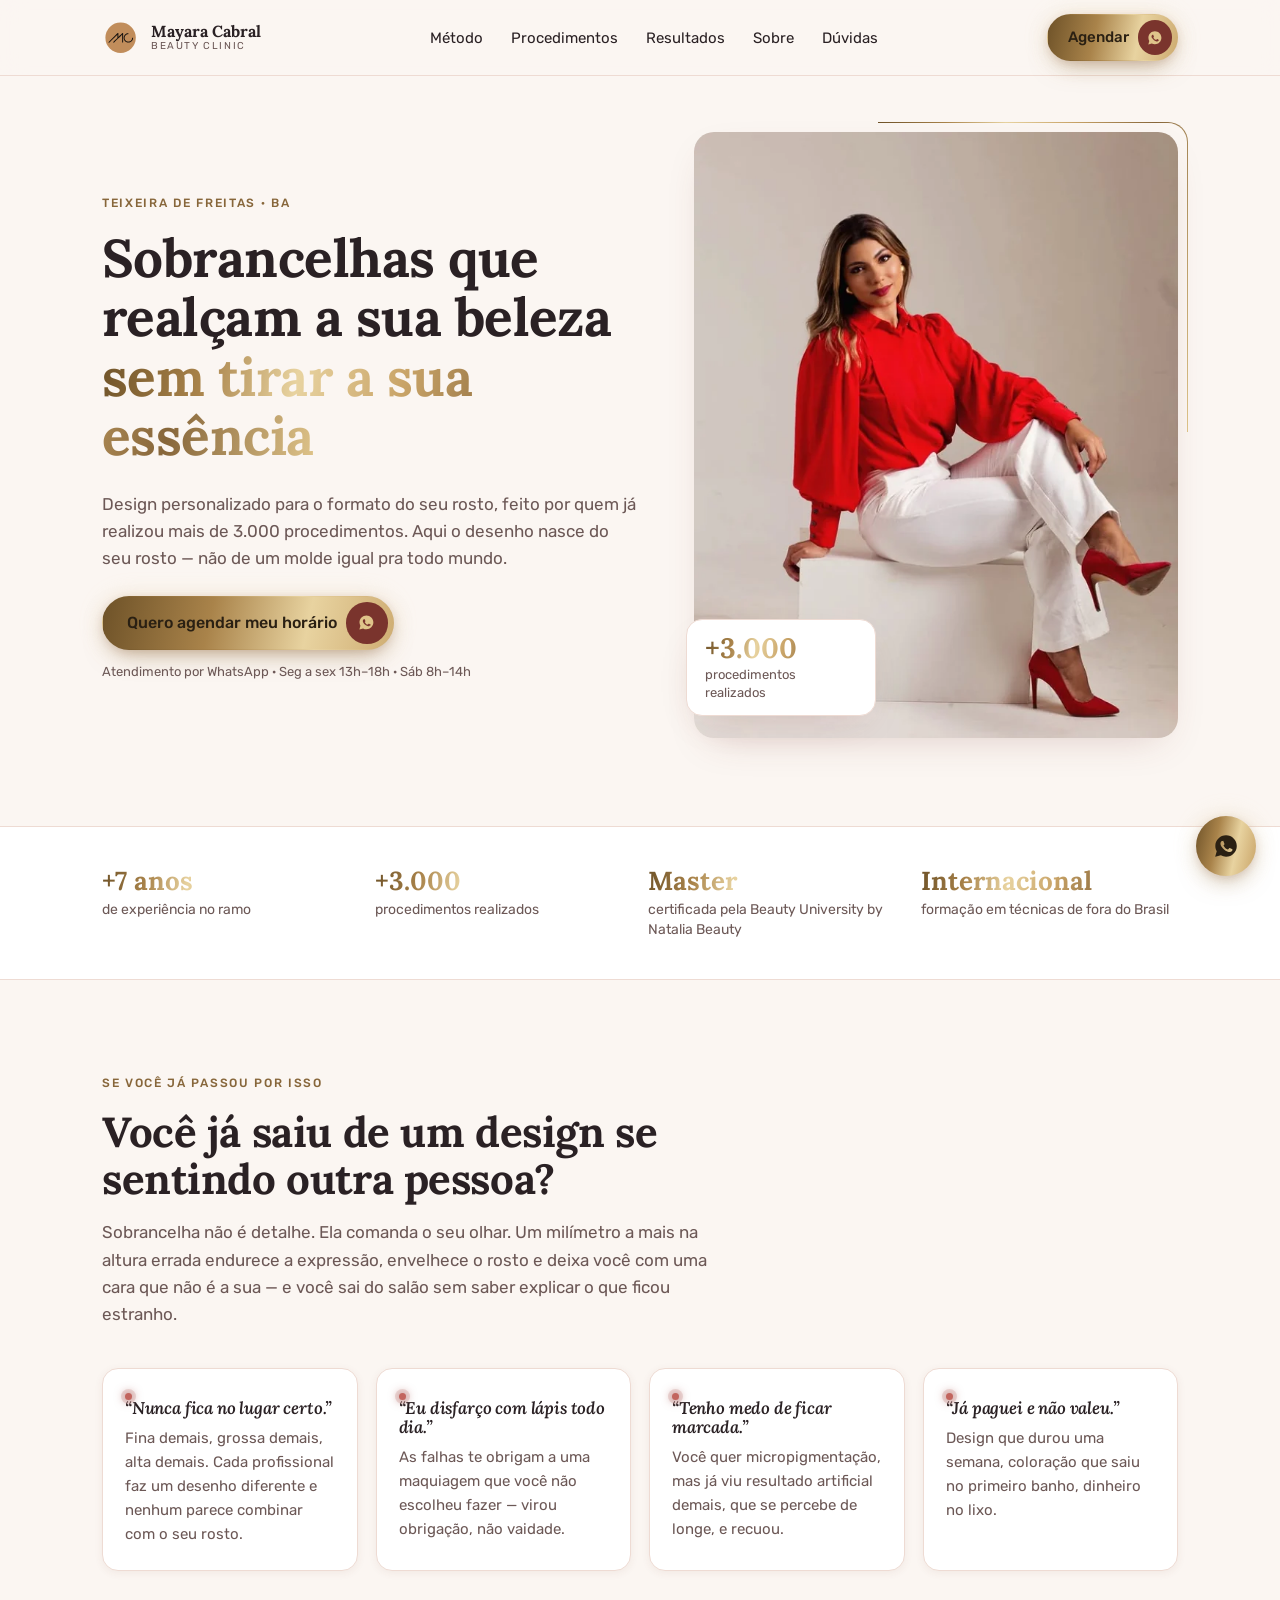
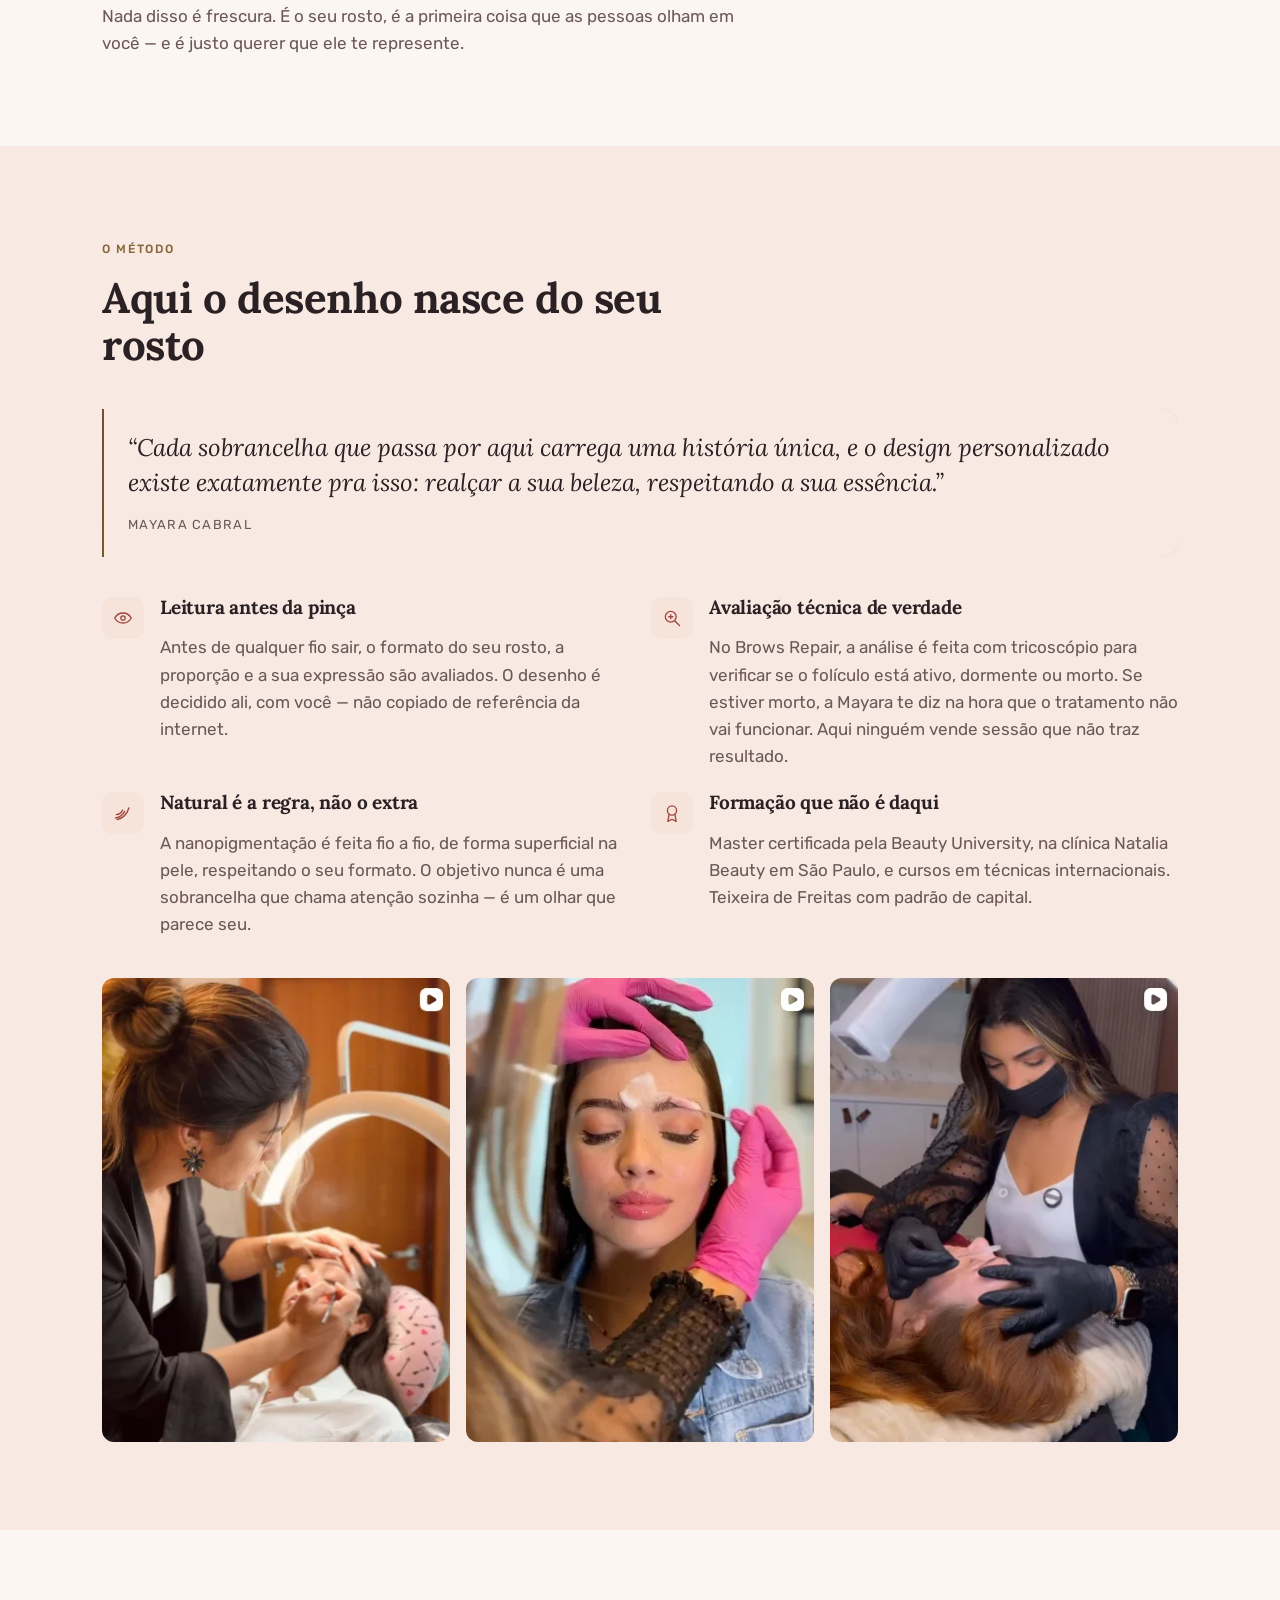
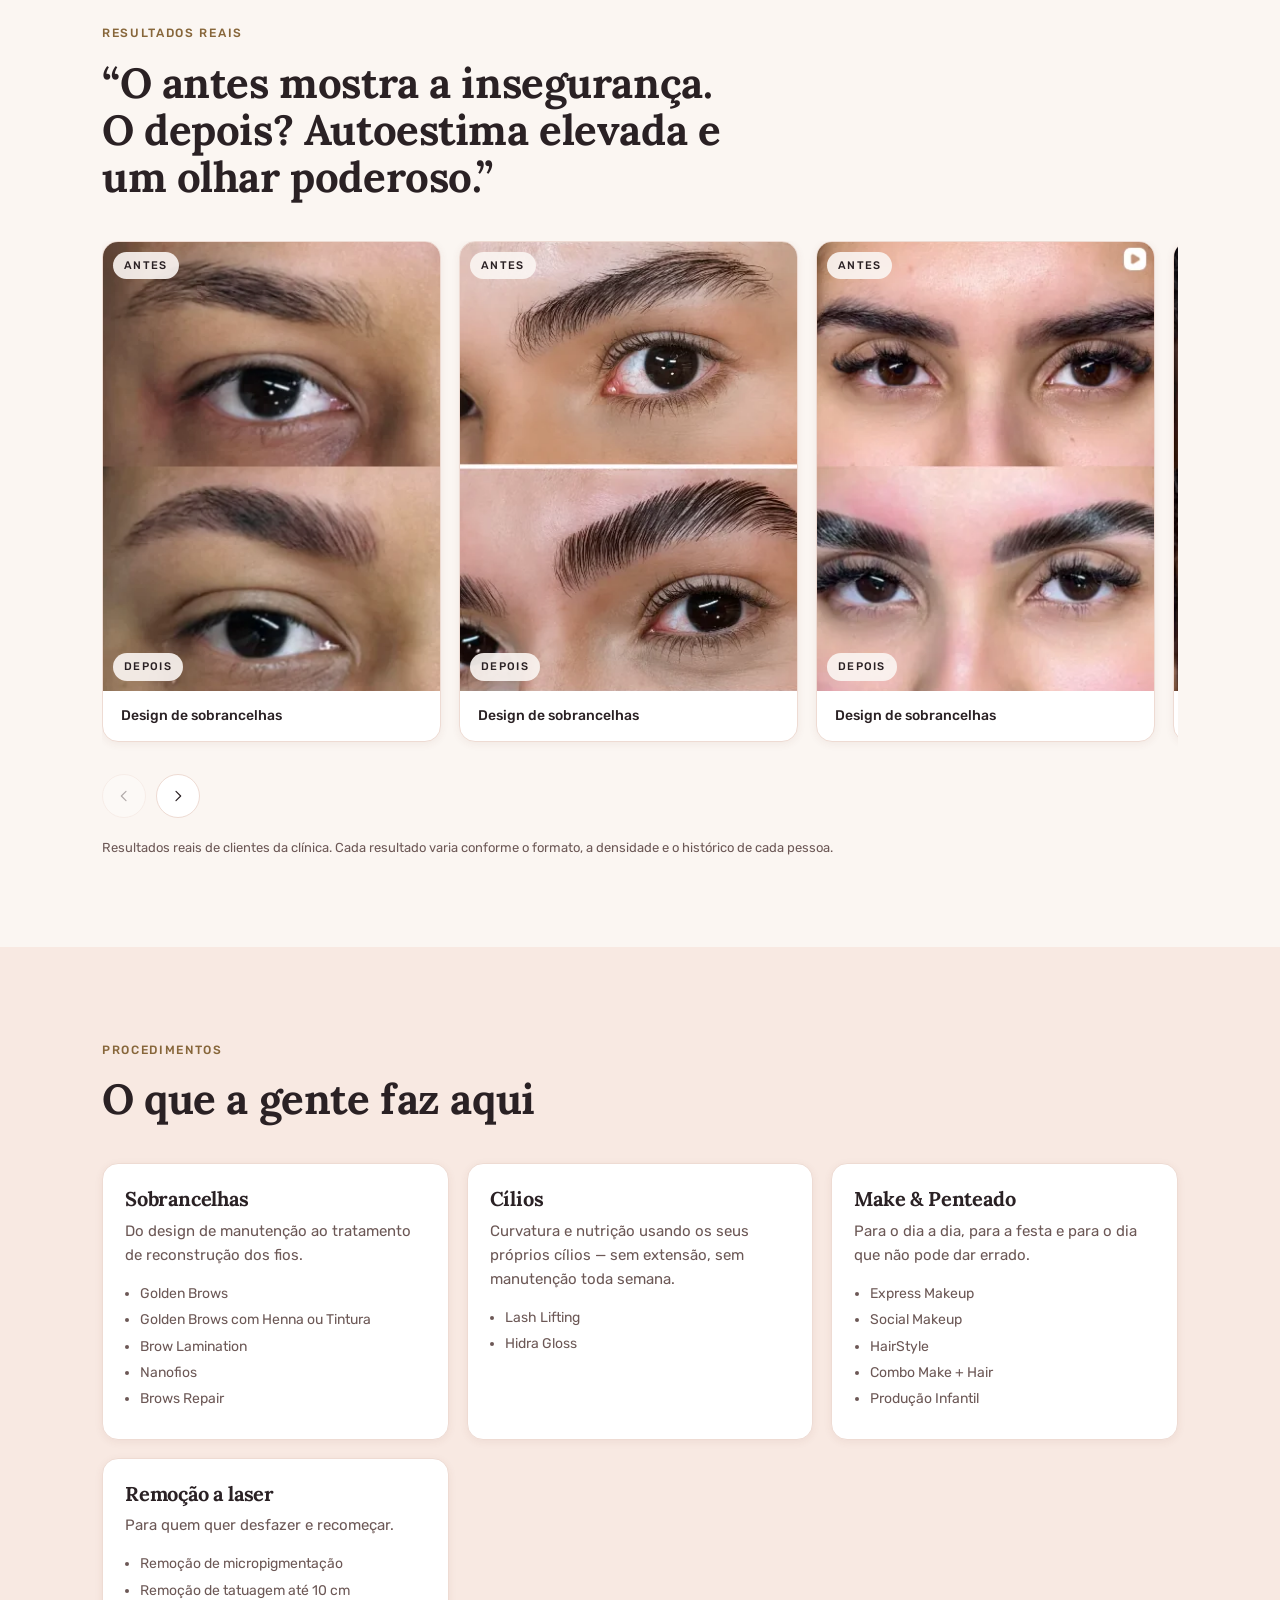
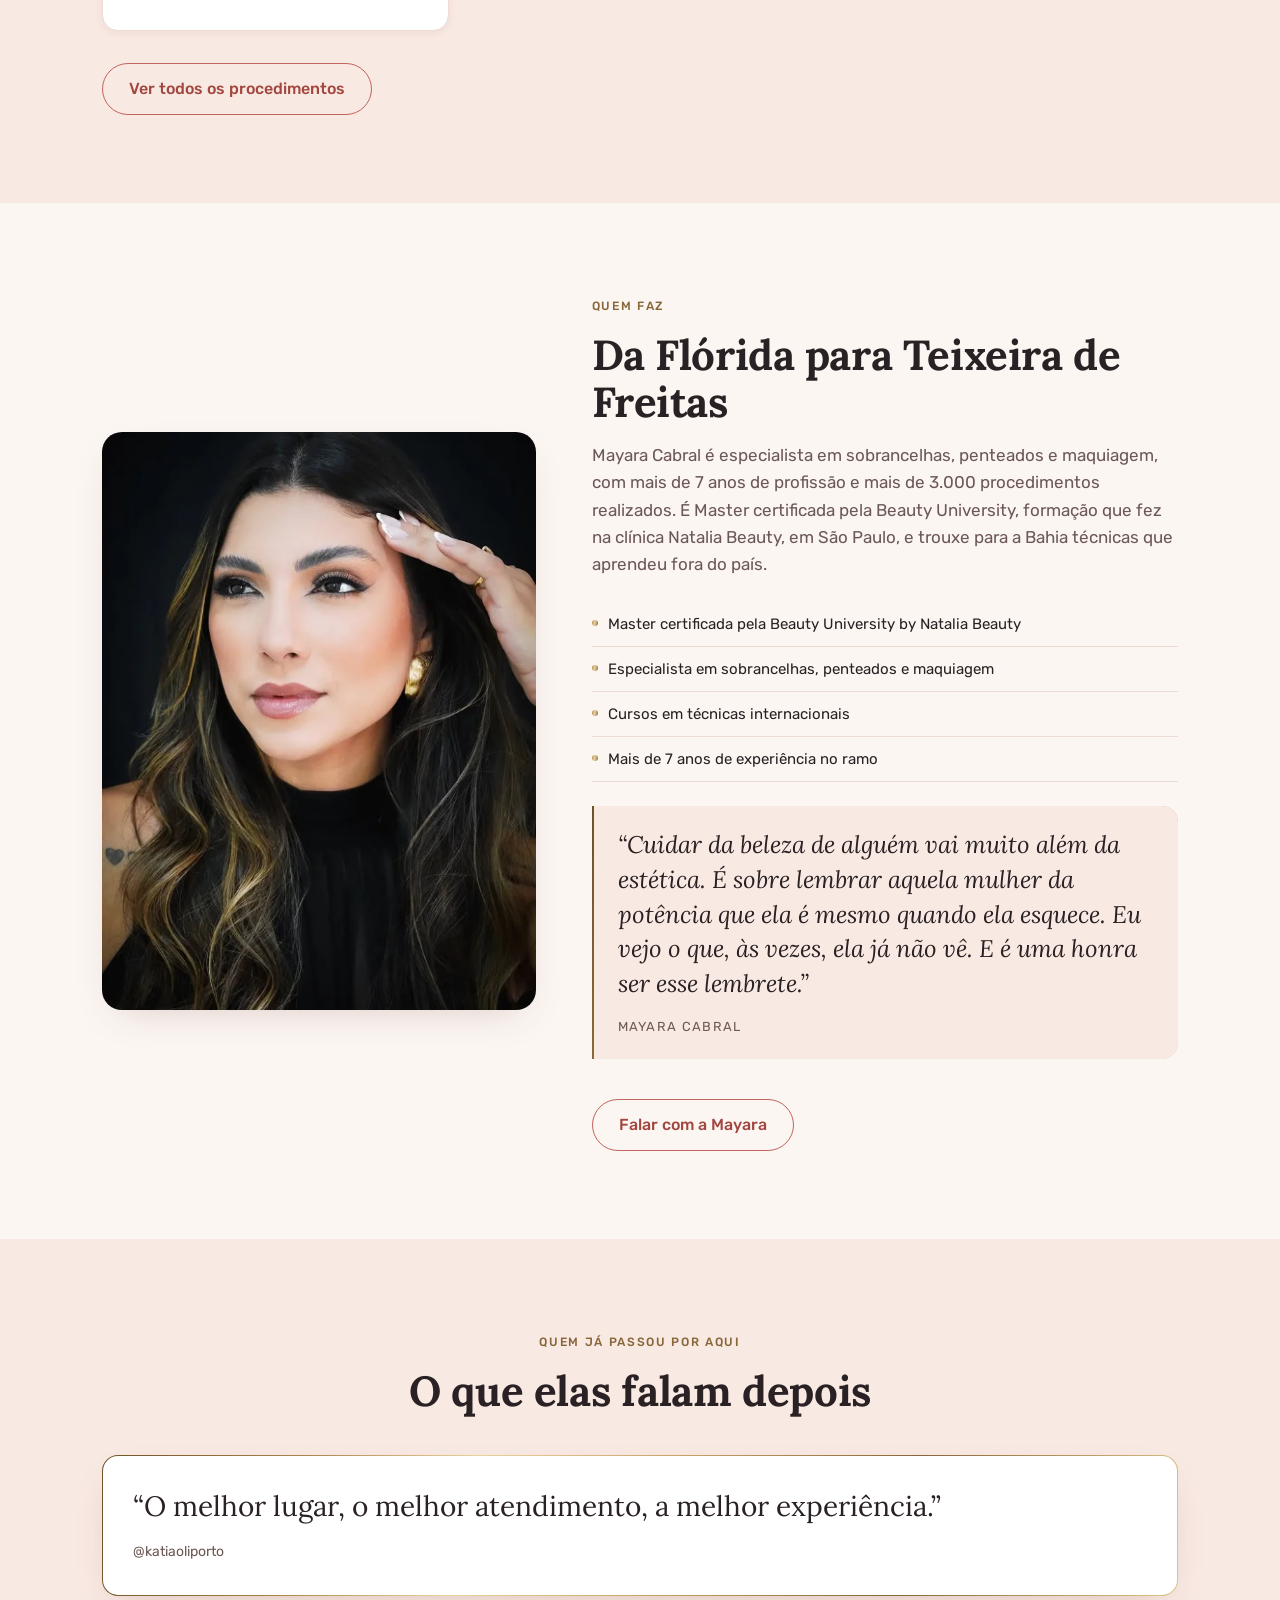
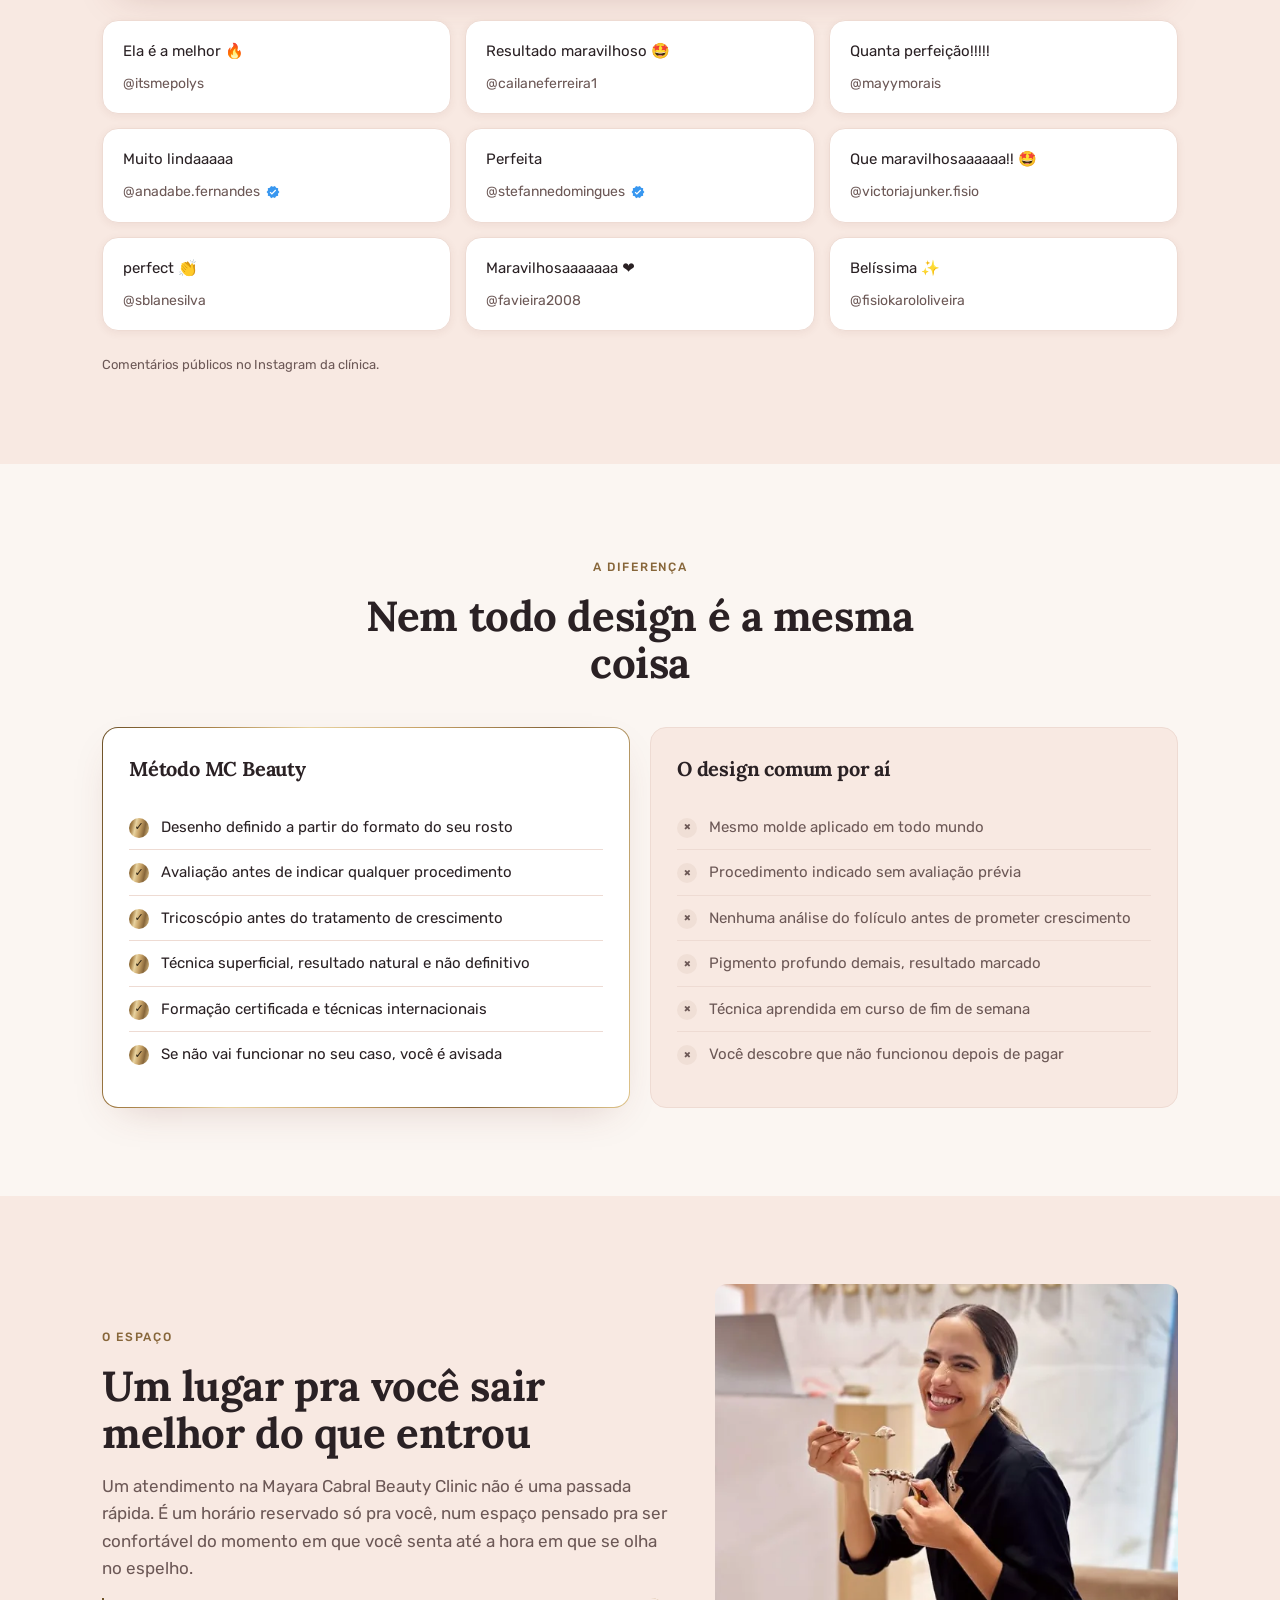
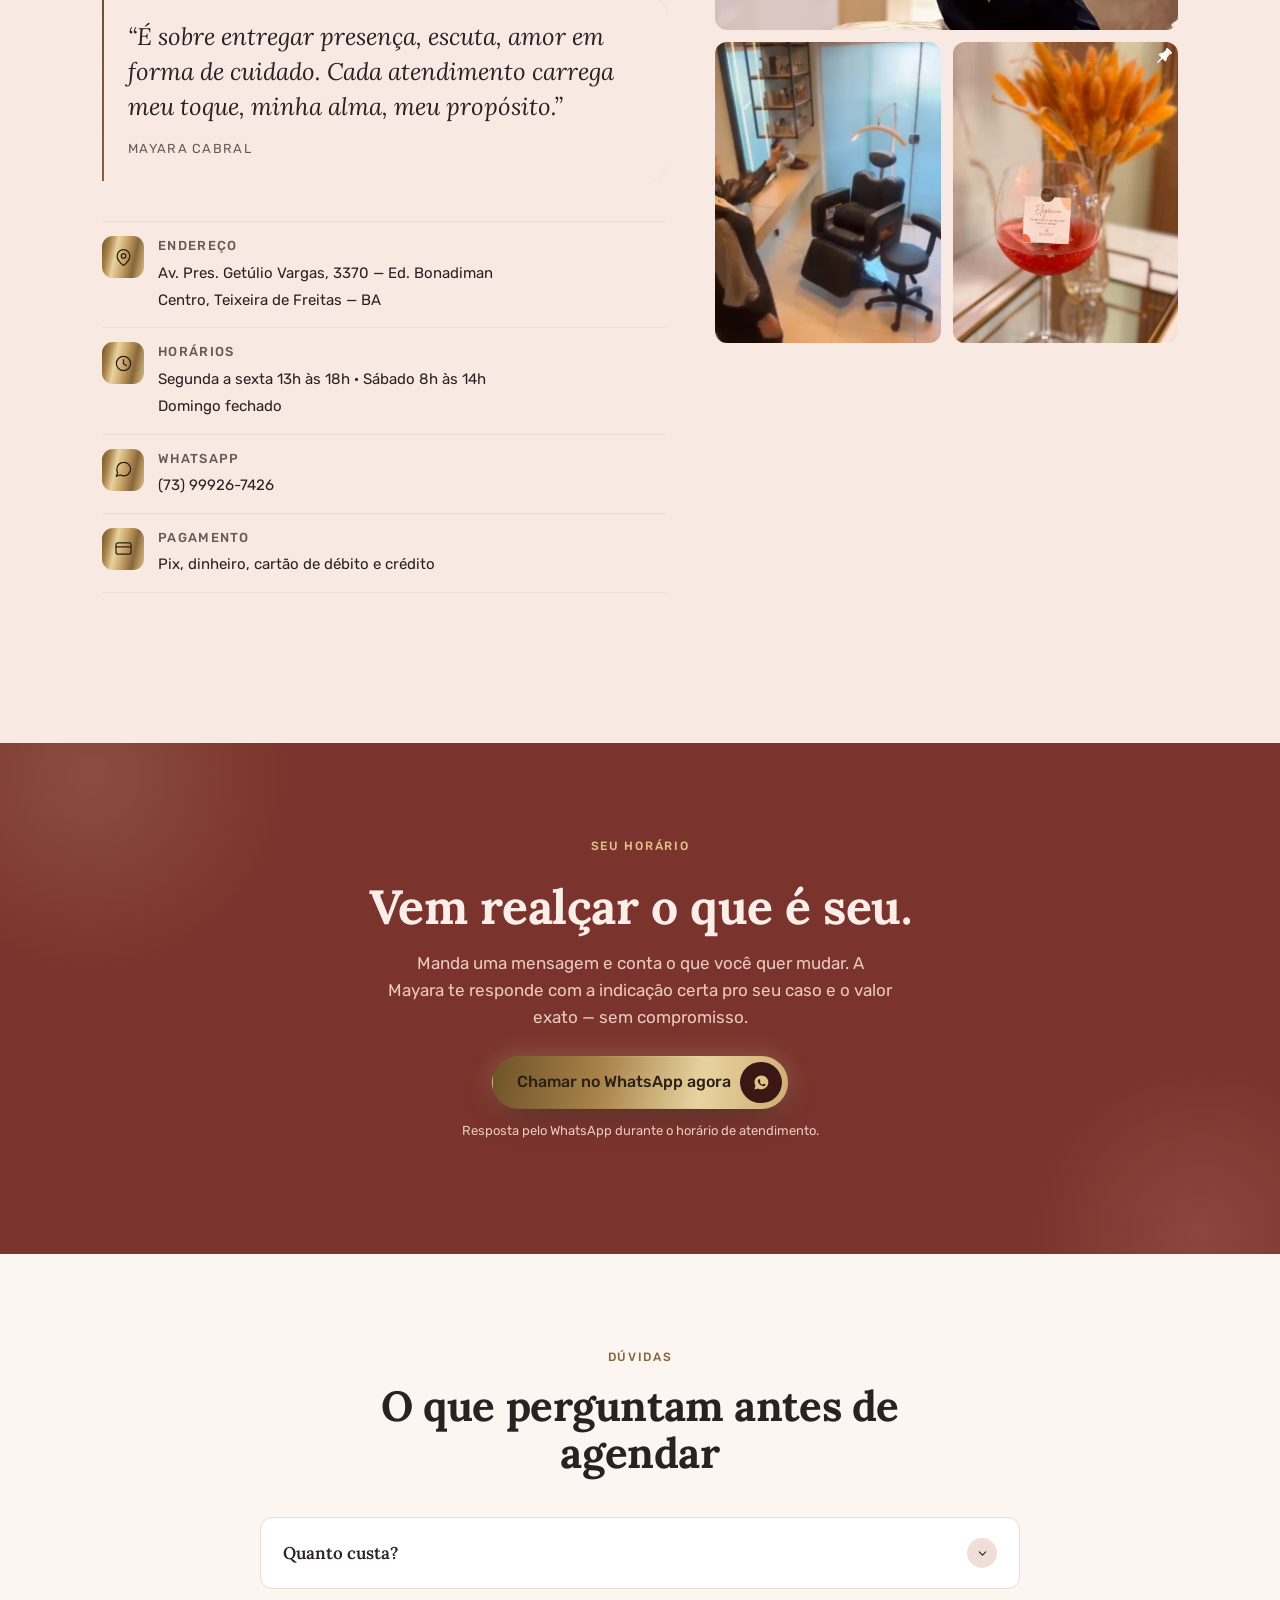
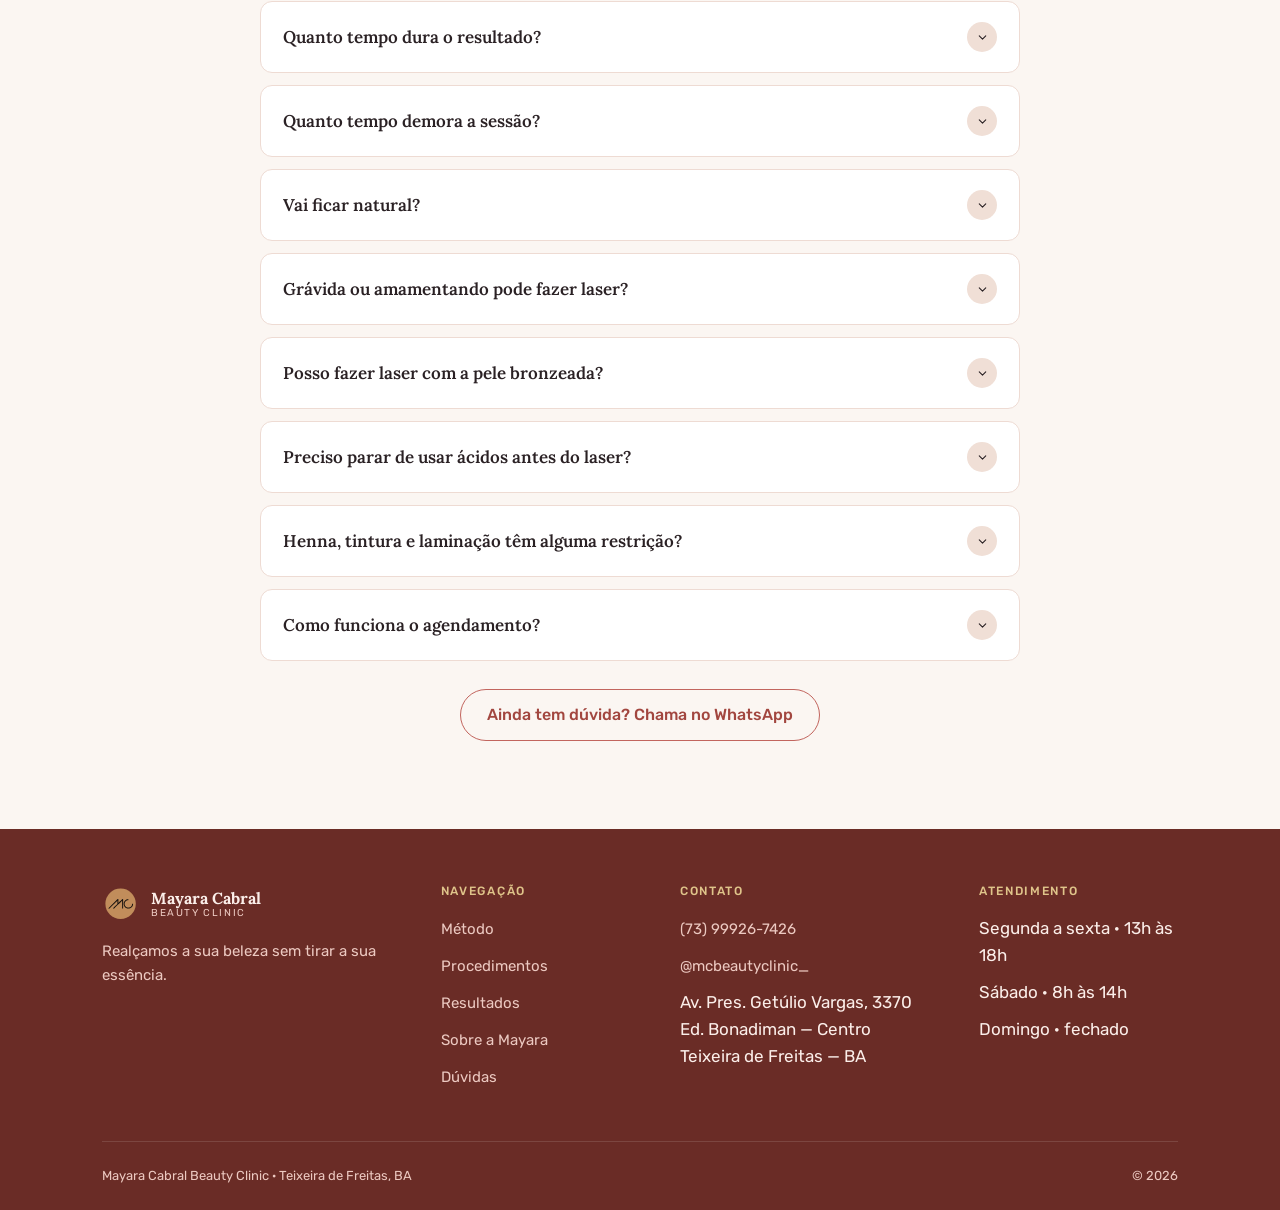
<file: index.html>
<!DOCTYPE html>
<html lang="pt-BR">
<head>
<meta charset="utf-8">
<meta name="viewport" content="width=device-width, initial-scale=1">
<title>Mayara Cabral Beauty Clinic — Design de sobrancelhas em Teixeira de Freitas, BA</title>
<meta name="description" content="Design de sobrancelhas personalizado para o formato do seu rosto. Mais de 3.000 procedimentos realizados em Teixeira de Freitas. Sobrancelhas, cílios, maquiagem e remoção a laser.">
<meta name="theme-color" content="#FBF6F2">
<link rel="icon" href="assets/img/logo-mc.svg" type="image/svg+xml">
<meta property="og:type" content="website">
<meta property="og:title" content="Mayara Cabral Beauty Clinic">
<meta property="og:description" content="Realçamos a sua beleza sem tirar a sua essência. Design de sobrancelhas em Teixeira de Freitas, BA.">
<meta property="og:image" content="assets/img/hero.webp">
<meta property="og:locale" content="pt_BR">

<link rel="preconnect" href="https://fonts.googleapis.com">
<link rel="preconnect" href="https://fonts.gstatic.com" crossorigin>
<link rel="stylesheet" href="https://fonts.googleapis.com/css2?family=Lora:ital,wght@0,400;0,600;0,700;1,400;1,600&family=Rubik:wght@400;500;700&display=swap">
<link rel="stylesheet" href="assets/css/style.css">
</head>
<body>

<!-- ============ HEADER ============ -->
<header class="header">
  <div class="wrap header__inner">
    <a class="brand" href="index.html">
      <img class="brand__mark" src="assets/img/logo-mc.svg" alt="" width="38" height="38">
      <span class="brand__name">Mayara Cabral<span class="brand__sub">Beauty Clinic</span></span>
    </a>

    <nav class="nav" aria-label="Navegação principal">
      <a href="#metodo">Método</a>
      <a href="procedimentos.html">Procedimentos</a>
      <a href="#resultados">Resultados</a>
      <a href="#sobre">Sobre</a>
      <a href="#duvidas">Dúvidas</a>
    </nav>

    <a class="btn btn--primary" href="https://wa.me/5573999267426?text=Oi%20Mayara!%20Vim%20pelo%20site%20e%20quero%20agendar%20um%20hor%C3%A1rio." target="_blank" rel="noopener">
      Agendar
      <span class="btn__cap"><svg viewBox="0 0 24 24" aria-hidden="true"><path d="M12.04 2C6.58 2 2.13 6.45 2.13 11.91c0 1.75.46 3.45 1.32 4.95L2 22l5.25-1.38a9.9 9.9 0 0 0 4.79 1.22h.01c5.46 0 9.91-4.45 9.91-9.91C21.96 6.45 17.5 2 12.04 2zm5.8 14.16c-.24.68-1.4 1.3-1.94 1.35-.5.05-.97.24-3.27-.68-2.75-1.08-4.5-3.9-4.64-4.08-.13-.18-1.1-1.47-1.1-2.8s.7-1.99.94-2.26c.25-.27.54-.34.72-.34.18 0 .36 0 .52.01.17.01.39-.6.6.46.24.55.8 1.9.87 2.04.07.14.12.3.02.48-.09.18-.14.29-.28.45-.14.16-.29.36-.42.48-.14.14-.28.29-.12.57.16.27.72 1.18 1.54 1.92 1.06.94 1.95 1.24 2.22 1.38.27.14.43.12.59-.07.16-.18.68-.79.86-1.06.18-.27.36-.23.61-.14.25.09 1.58.75 1.85.88.27.14.45.2.52.32.06.11.06.66-.18 1.34z"/></svg></span>
    </a>

    <button class="burger" aria-label="Abrir menu" aria-expanded="false" aria-controls="drawer">
      <span></span><span></span><span></span>
    </button>
  </div>
</header>

<div class="drawer-backdrop"></div>
<aside class="drawer" id="drawer" aria-label="Menu">
  <button class="drawer__close" aria-label="Fechar menu">&times;</button>
  <nav>
    <a href="#metodo">Método</a>
    <a href="procedimentos.html">Procedimentos</a>
    <a href="#resultados">Resultados</a>
    <a href="#sobre">Sobre</a>
    <a href="#clinica">A clínica</a>
    <a href="#duvidas">Dúvidas</a>
  </nav>
  <a class="btn btn--primary" href="https://wa.me/5573999267426?text=Oi%20Mayara!%20Vim%20pelo%20site%20e%20quero%20agendar%20um%20hor%C3%A1rio." target="_blank" rel="noopener">
    Agendar no WhatsApp
    <span class="btn__cap"><svg viewBox="0 0 24 24" aria-hidden="true"><path d="M12.04 2C6.58 2 2.13 6.45 2.13 11.91c0 1.75.46 3.45 1.32 4.95L2 22l5.25-1.38a9.9 9.9 0 0 0 4.79 1.22h.01c5.46 0 9.91-4.45 9.91-9.91C21.96 6.45 17.5 2 12.04 2zm5.8 14.16c-.24.68-1.4 1.3-1.94 1.35-.5.05-.97.24-3.27-.68-2.75-1.08-4.5-3.9-4.64-4.08-.13-.18-1.1-1.47-1.1-2.8s.7-1.99.94-2.26c.25-.27.54-.34.72-.34.18 0 .36 0 .52.01.17.01.39-.6.6.46.24.55.8 1.9.87 2.04.07.14.12.3.02.48-.09.18-.14.29-.28.45-.14.16-.29.36-.42.48-.14.14-.28.29-.12.57.16.27.72 1.18 1.54 1.92 1.06.94 1.95 1.24 2.22 1.38.27.14.43.12.59-.07.16-.18.68-.79.86-1.06.18-.27.36-.23.61-.14.25.09 1.58.75 1.85.88.27.14.45.2.52.32.06.11.06.66-.18 1.34z"/></svg></span>
  </a>
</aside>

<main>

<!-- ============ 1. HERO ============ -->
<section class="hero">
  <div class="wrap hero__grid">
    <div class="rv">
      <p class="eyebrow">Teixeira de Freitas · BA</p>
      <h1>Sobrancelhas que realçam a sua beleza <span class="metal-text">sem tirar a sua essência</span></h1>
      <p class="hero__lead">Design personalizado para o formato do seu rosto, feito por quem já realizou mais de 3.000 procedimentos. Aqui o desenho nasce do seu rosto — não de um molde igual pra todo mundo.</p>
      <div class="btn-row">
        <a class="btn btn--primary" href="https://wa.me/5573999267426?text=Oi%20Mayara!%20Vim%20pelo%20site%20e%20quero%20agendar%20meu%20hor%C3%A1rio." target="_blank" rel="noopener">
          Quero agendar meu horário
          <span class="btn__cap"><svg viewBox="0 0 24 24" aria-hidden="true"><path d="M12.04 2C6.58 2 2.13 6.45 2.13 11.91c0 1.75.46 3.45 1.32 4.95L2 22l5.25-1.38a9.9 9.9 0 0 0 4.79 1.22h.01c5.46 0 9.91-4.45 9.91-9.91C21.96 6.45 17.5 2 12.04 2zm5.8 14.16c-.24.68-1.4 1.3-1.94 1.35-.5.05-.97.24-3.27-.68-2.75-1.08-4.5-3.9-4.64-4.08-.13-.18-1.1-1.47-1.1-2.8s.7-1.99.94-2.26c.25-.27.54-.34.72-.34.18 0 .36 0 .52.01.17.01.39-.6.6.46.24.55.8 1.9.87 2.04.07.14.12.3.02.48-.09.18-.14.29-.28.45-.14.16-.29.36-.42.48-.14.14-.28.29-.12.57.16.27.72 1.18 1.54 1.92 1.06.94 1.95 1.24 2.22 1.38.27.14.43.12.59-.07.16-.18.68-.79.86-1.06.18-.27.36-.23.61-.14.25.09 1.58.75 1.85.88.27.14.45.2.52.32.06.11.06.66-.18 1.34z"/></svg></span>
        </a>
      </div>
      <p class="btn-note">Atendimento por WhatsApp · Seg a sex 13h–18h · Sáb 8h–14h</p>
    </div>

    <figure class="hero__figure rv" style="margin:0">
      <span class="hero__frame" aria-hidden="true"></span>
      <img src="assets/img/hero.webp" width="660" height="826" alt="Mayara Cabral, especialista em sobrancelhas, penteados e maquiagem" fetchpriority="high">
      <figcaption class="hero__badge">
        <strong>+3.000</strong>
        <span>procedimentos realizados</span>
      </figcaption>
    </figure>
  </div>
</section>

<!-- ============ 2. AUTORIDADE ============ -->
<section class="authority">
  <div class="wrap">
    <div class="authority__grid">
      <div class="authority__item"><strong>+7 anos</strong><span>de experiência no ramo</span></div>
      <div class="authority__item"><strong>+3.000</strong><span>procedimentos realizados</span></div>
      <div class="authority__item"><strong>Master</strong><span>certificada pela Beauty University by Natalia Beauty</span></div>
      <div class="authority__item"><strong>Internacional</strong><span>formação em técnicas de fora do Brasil</span></div>
    </div>
  </div>
</section>

<!-- ============ 3. DOR ============ -->
<section class="section">
  <div class="wrap">
    <div class="section-head rv">
      <p class="eyebrow">Se você já passou por isso</p>
      <h2>Você já saiu de um design se sentindo outra pessoa?</h2>
      <p class="muted">Sobrancelha não é detalhe. Ela comanda o seu olhar. Um milímetro a mais na altura errada endurece a expressão, envelhece o rosto e deixa você com uma cara que não é a sua — e você sai do salão sem saber explicar o que ficou estranho.</p>
    </div>

    <div class="pain-grid rv">
      <article class="card pain-card">
        <h3>“Nunca fica no lugar certo.”</h3>
        <p>Fina demais, grossa demais, alta demais. Cada profissional faz um desenho diferente e nenhum parece combinar com o seu rosto.</p>
      </article>
      <article class="card pain-card">
        <h3>“Eu disfarço com lápis todo dia.”</h3>
        <p>As falhas te obrigam a uma maquiagem que você não escolheu fazer — virou obrigação, não vaidade.</p>
      </article>
      <article class="card pain-card">
        <h3>“Tenho medo de ficar marcada.”</h3>
        <p>Você quer micropigmentação, mas já viu resultado artificial demais, que se percebe de longe, e recuou.</p>
      </article>
      <article class="card pain-card">
        <h3>“Já paguei e não valeu.”</h3>
        <p>Design que durou uma semana, coloração que saiu no primeiro banho, dinheiro no lixo.</p>
      </article>
    </div>

    <p class="muted rv" style="max-width:60ch;margin-top:32px">Nada disso é frescura. É o seu rosto, é a primeira coisa que as pessoas olham em você — e é justo querer que ele te represente.</p>
  </div>
</section>

<!-- ============ 4. MÉTODO ============ -->
<section class="section section--alt" id="metodo">
  <div class="wrap">
    <div class="section-head rv">
      <p class="eyebrow">O método</p>
      <h2>Aqui o desenho nasce do seu rosto</h2>
    </div>

    <blockquote class="method__quote rv">
      “Cada sobrancelha que passa por aqui carrega uma história única, e o design personalizado existe exatamente pra isso: realçar a sua beleza, respeitando a sua essência.”
      <cite>Mayara Cabral</cite>
    </blockquote>

    <div class="method-grid rv">
      <article class="method-item">
        <span class="method-item__tile"><svg viewBox="0 0 24 24" aria-hidden="true"><path d="M2 12s3.5-6 10-6 10 6 10 6-3.5 6-10 6-10-6-10-6z"/><circle cx="12" cy="12" r="2.6"/></svg></span>
        <div>
          <h3>Leitura antes da pinça</h3>
          <p class="muted">Antes de qualquer fio sair, o formato do seu rosto, a proporção e a sua expressão são avaliados. O desenho é decidido ali, com você — não copiado de referência da internet.</p>
        </div>
      </article>

      <article class="method-item">
        <span class="method-item__tile"><svg viewBox="0 0 24 24" aria-hidden="true"><circle cx="10.5" cy="10.5" r="6.5"/><path d="M15.5 15.5 21 21"/><path d="M8 10.5h5M10.5 8v5"/></svg></span>
        <div>
          <h3>Avaliação técnica de verdade</h3>
          <p class="muted">No Brows Repair, a análise é feita com tricoscópio para verificar se o folículo está ativo, dormente ou morto. Se estiver morto, a Mayara te diz na hora que o tratamento não vai funcionar. Aqui ninguém vende sessão que não traz resultado.</p>
        </div>
      </article>

      <article class="method-item">
        <span class="method-item__tile"><svg viewBox="0 0 24 24" aria-hidden="true"><path d="M3 18c6-1 9-4 11-8M5 20c8-2 12-7 14-14"/><path d="M4 14c4-.5 6-2.5 7.5-5.5"/></svg></span>
        <div>
          <h3>Natural é a regra, não o extra</h3>
          <p class="muted">A nanopigmentação é feita fio a fio, de forma superficial na pele, respeitando o seu formato. O objetivo nunca é uma sobrancelha que chama atenção sozinha — é um olhar que parece seu.</p>
        </div>
      </article>

      <article class="method-item">
        <span class="method-item__tile"><svg viewBox="0 0 24 24" aria-hidden="true"><circle cx="12" cy="9" r="5.5"/><path d="M8.5 13.5 7 22l5-2.5L17 22l-1.5-8.5"/></svg></span>
        <div>
          <h3>Formação que não é daqui</h3>
          <p class="muted">Master certificada pela Beauty University, na clínica Natalia Beauty em São Paulo, e cursos em técnicas internacionais. Teixeira de Freitas com padrão de capital.</p>
        </div>
      </article>
    </div>

    <div class="method__media rv">
      <img src="assets/img/metodo-1.webp" width="346" height="465" alt="Mayara realizando o design de sobrancelhas em uma cliente" loading="lazy">
      <img src="assets/img/metodo-2.webp" width="348" height="464" alt="Mapeamento da sobrancelha antes do procedimento" loading="lazy">
      <img src="assets/img/metodo-3.webp" width="349" height="466" alt="Procedimento realizado com equipamento da clínica" loading="lazy">
    </div>
  </div>
</section>

<!-- ============ 5. ANTES E DEPOIS ============ -->
<section class="section" id="resultados">
  <div class="wrap">
    <div class="section-head rv">
      <p class="eyebrow">Resultados reais</p>
      <h2>“O antes mostra a insegurança. O depois? Autoestima elevada e um olhar poderoso.”</h2>
    </div>

    <div class="slider rv">
      <div class="slider__track">
        <article class="ad-card">
          <figure>
            <img src="assets/img/ad-design-1.webp" width="344" height="464" alt="Antes e depois de design de sobrancelhas" loading="lazy">
            <div class="ad-card__tags"><span class="ad-card__tag">Antes</span><span class="ad-card__tag">Depois</span></div>
          </figure>
          <figcaption>Design de sobrancelhas</figcaption>
        </article>

        <article class="ad-card">
          <figure>
            <img src="assets/img/ad-design-2.webp" width="348" height="463" alt="Antes e depois de design de sobrancelhas" loading="lazy">
            <div class="ad-card__tags"><span class="ad-card__tag">Antes</span><span class="ad-card__tag">Depois</span></div>
          </figure>
          <figcaption>Design de sobrancelhas</figcaption>
        </article>

        <article class="ad-card">
          <figure>
            <img src="assets/img/ad-design-3.webp" width="346" height="465" alt="Antes e depois de design de sobrancelhas" loading="lazy">
            <div class="ad-card__tags"><span class="ad-card__tag">Antes</span><span class="ad-card__tag">Depois</span></div>
          </figure>
          <figcaption>Design de sobrancelhas</figcaption>
        </article>

        <article class="ad-card">
          <figure>
            <img src="assets/img/ad-lamination-1.webp" width="348" height="466" alt="Antes e depois de Brow Lamination" loading="lazy">
            <div class="ad-card__tags"><span class="ad-card__tag">Antes</span><span class="ad-card__tag">Depois</span></div>
          </figure>
          <figcaption>Brow Lamination</figcaption>
        </article>

        <article class="ad-card">
          <figure>
            <img src="assets/img/ad-lamination-2.webp" width="344" height="462" alt="Antes e depois de Brow Lamination" loading="lazy">
            <div class="ad-card__tags"><span class="ad-card__tag">Antes</span><span class="ad-card__tag">Depois</span></div>
          </figure>
          <figcaption>Brow Lamination</figcaption>
        </article>

        <article class="ad-card">
          <figure>
            <img src="assets/img/ad-make-1.webp" width="348" height="466" alt="Antes e depois de maquiagem social com penteado" loading="lazy">
            <div class="ad-card__tags"><span class="ad-card__tag">Antes</span><span class="ad-card__tag">Depois</span></div>
          </figure>
          <figcaption>Social Makeup + HairStyle</figcaption>
        </article>

        <!-- SLOTS RESERVADOS — trocar por foto real quando disponível -->
        <article class="ad-card ad-card--empty">
          <div><strong>Nanofios</strong><span>Espaço reservado para o antes e depois deste procedimento.</span></div>
        </article>
        <article class="ad-card ad-card--empty">
          <div><strong>Brows Repair</strong><span>Espaço reservado para o antes e depois deste procedimento.</span></div>
        </article>
        <article class="ad-card ad-card--empty">
          <div><strong>Lash Lifting</strong><span>Espaço reservado para o antes e depois deste procedimento.</span></div>
        </article>
      </div>

      <div class="slider__nav">
        <button data-dir="prev" aria-label="Resultado anterior"><svg viewBox="0 0 24 24" aria-hidden="true"><path d="M15 5 8 12l7 7"/></svg></button>
        <button data-dir="next" aria-label="Próximo resultado"><svg viewBox="0 0 24 24" aria-hidden="true"><path d="m9 5 7 7-7 7"/></svg></button>
      </div>
    </div>

    <p class="muted rv" style="font-size:.8125rem;margin-top:20px">Resultados reais de clientes da clínica. Cada resultado varia conforme o formato, a densidade e o histórico de cada pessoa.</p>
  </div>
</section>

<!-- ============ 6. PROCEDIMENTOS ============ -->
<section class="section section--alt">
  <div class="wrap">
    <div class="section-head rv">
      <p class="eyebrow">Procedimentos</p>
      <h2>O que a gente faz aqui</h2>
    </div>

    <div class="svc-grid rv">
      <article class="card svc-card">
        <h3>Sobrancelhas</h3>
        <p>Do design de manutenção ao tratamento de reconstrução dos fios.</p>
        <ul>
          <li>Golden Brows</li>
          <li>Golden Brows com Henna ou Tintura</li>
          <li>Brow Lamination</li>
          <li>Nanofios</li>
          <li>Brows Repair</li>
        </ul>
      </article>

      <article class="card svc-card">
        <h3>Cílios</h3>
        <p>Curvatura e nutrição usando os seus próprios cílios — sem extensão, sem manutenção toda semana.</p>
        <ul>
          <li>Lash Lifting</li>
          <li>Hidra Gloss</li>
        </ul>
      </article>

      <article class="card svc-card">
        <h3>Make &amp; Penteado</h3>
        <p>Para o dia a dia, para a festa e para o dia que não pode dar errado.</p>
        <ul>
          <li>Express Makeup</li>
          <li>Social Makeup</li>
          <li>HairStyle</li>
          <li>Combo Make + Hair</li>
          <li>Produção Infantil</li>
        </ul>
      </article>

      <article class="card svc-card">
        <h3>Remoção a laser</h3>
        <p>Para quem quer desfazer e recomeçar.</p>
        <ul>
          <li>Remoção de micropigmentação</li>
          <li>Remoção de tatuagem até 10 cm</li>
        </ul>
      </article>
    </div>

    <div class="btn-row rv" style="margin-top:32px">
      <a class="btn btn--ghost" href="procedimentos.html">Ver todos os procedimentos</a>
    </div>
  </div>
</section>

<!-- ============ 7. SOBRE ============ -->
<section class="section" id="sobre">
  <div class="wrap about__grid">
    <figure class="about__figure rv" style="margin:0">
      <img src="assets/img/mayara.webp" width="620" height="826" alt="Mayara Cabral, especialista em sobrancelhas, penteados e maquiagem" loading="lazy">
    </figure>

    <div class="rv">
      <p class="eyebrow">Quem faz</p>
      <h2>Da Flórida para Teixeira de Freitas</h2>
      <p class="muted">Mayara Cabral é especialista em sobrancelhas, penteados e maquiagem, com mais de 7 anos de profissão e mais de 3.000 procedimentos realizados. É Master certificada pela Beauty University, formação que fez na clínica Natalia Beauty, em São Paulo, e trouxe para a Bahia técnicas que aprendeu fora do país.</p>

      <ul class="about__creds">
        <li>Master certificada pela Beauty University by Natalia Beauty</li>
        <li>Especialista em sobrancelhas, penteados e maquiagem</li>
        <li>Cursos em técnicas internacionais</li>
        <li>Mais de 7 anos de experiência no ramo</li>
      </ul>

      <blockquote class="method__quote">
        “Cuidar da beleza de alguém vai muito além da estética. É sobre lembrar aquela mulher da potência que ela é mesmo quando ela esquece. Eu vejo o que, às vezes, ela já não vê. E é uma honra ser esse lembrete.”
        <cite>Mayara Cabral</cite>
      </blockquote>

      <div class="btn-row" style="margin-top:24px">
        <a class="btn btn--ghost" href="https://wa.me/5573999267426?text=Oi%20Mayara!%20Vim%20pelo%20site%20e%20queria%20tirar%20uma%20d%C3%BAvida%20antes%20de%20agendar." target="_blank" rel="noopener">Falar com a Mayara</a>
      </div>
    </div>
  </div>
</section>

<!-- ============ 8. DEPOIMENTOS ============ -->
<section class="section section--alt">
  <div class="wrap">
    <div class="section-head section-head--center rv">
      <p class="eyebrow">Quem já passou por aqui</p>
      <h2>O que elas falam depois</h2>
    </div>

    <div class="tst-feature rv">
      <p>“O melhor lugar, o melhor atendimento, a melhor experiência.”</p>
      <span class="tst-handle">@katiaoliporto</span>
    </div>

    <div class="tst-grid rv">
      <article class="tst"><p>Ela é a melhor 🔥</p><span class="tst-handle">@itsmepolys</span></article>
      <article class="tst"><p>Resultado maravilhoso 🤩</p><span class="tst-handle">@cailaneferreira1</span></article>
      <article class="tst"><p>Quanta perfeição!!!!!</p><span class="tst-handle">@mayymorais</span></article>
      <article class="tst"><p>Muito lindaaaaa</p><span class="tst-handle">@anadabe.fernandes <svg class="verified" viewBox="0 0 24 24" aria-label="Perfil verificado"><path d="M23 12l-2.44-2.79.34-3.69-3.61-.82-1.89-3.2L12 2.96 8.6 1.5 6.71 4.69 3.1 5.5l.34 3.7L1 12l2.44 2.79-.34 3.7 3.61.82L8.6 22.5l3.4-1.47 3.4 1.46 1.89-3.19 3.61-.82-.34-3.69L23 12zm-12.91 4.72l-3.8-3.81 1.48-1.48 2.32 2.33 5.85-5.87 1.48 1.48-7.33 7.35z"/></svg></span></article>
      <article class="tst"><p>Perfeita</p><span class="tst-handle">@stefannedomingues <svg class="verified" viewBox="0 0 24 24" aria-label="Perfil verificado"><path d="M23 12l-2.44-2.79.34-3.69-3.61-.82-1.89-3.2L12 2.96 8.6 1.5 6.71 4.69 3.1 5.5l.34 3.7L1 12l2.44 2.79-.34 3.7 3.61.82L8.6 22.5l3.4-1.47 3.4 1.46 1.89-3.19 3.61-.82-.34-3.69L23 12zm-12.91 4.72l-3.8-3.81 1.48-1.48 2.32 2.33 5.85-5.87 1.48 1.48-7.33 7.35z"/></svg></span></article>
      <article class="tst"><p>Que maravilhosaaaaaa!! 🤩</p><span class="tst-handle">@victoriajunker.fisio</span></article>
      <article class="tst"><p>perfect 👏</p><span class="tst-handle">@sblanesilva</span></article>
      <article class="tst"><p>Maravilhosaaaaaaa ❤️</p><span class="tst-handle">@favieira2008</span></article>
      <article class="tst"><p>Belíssima ✨</p><span class="tst-handle">@fisiokarololiveira</span></article>
    </div>

    <p class="tst-note rv">Comentários públicos no Instagram da clínica.</p>
  </div>
</section>

<!-- ============ 9. COMPARATIVO ============ -->
<section class="section">
  <div class="wrap">
    <div class="section-head section-head--center rv">
      <p class="eyebrow">A diferença</p>
      <h2>Nem todo design é a mesma coisa</h2>
    </div>

    <div class="cmp-grid rv">
      <article class="cmp cmp--yes">
        <h3>Método MC Beauty</h3>
        <ul>
          <li><span class="cmp__mark">✓</span> Desenho definido a partir do formato do seu rosto</li>
          <li><span class="cmp__mark">✓</span> Avaliação antes de indicar qualquer procedimento</li>
          <li><span class="cmp__mark">✓</span> Tricoscópio antes do tratamento de crescimento</li>
          <li><span class="cmp__mark">✓</span> Técnica superficial, resultado natural e não definitivo</li>
          <li><span class="cmp__mark">✓</span> Formação certificada e técnicas internacionais</li>
          <li><span class="cmp__mark">✓</span> Se não vai funcionar no seu caso, você é avisada</li>
        </ul>
      </article>

      <article class="cmp cmp--no">
        <h3>O design comum por aí</h3>
        <ul>
          <li><span class="cmp__mark">×</span> Mesmo molde aplicado em todo mundo</li>
          <li><span class="cmp__mark">×</span> Procedimento indicado sem avaliação prévia</li>
          <li><span class="cmp__mark">×</span> Nenhuma análise do folículo antes de prometer crescimento</li>
          <li><span class="cmp__mark">×</span> Pigmento profundo demais, resultado marcado</li>
          <li><span class="cmp__mark">×</span> Técnica aprendida em curso de fim de semana</li>
          <li><span class="cmp__mark">×</span> Você descobre que não funcionou depois de pagar</li>
        </ul>
      </article>
    </div>
  </div>
</section>

<!-- ============ 10. A CLÍNICA ============ -->
<section class="section section--alt" id="clinica">
  <div class="wrap clinic__grid">
    <div class="rv">
      <p class="eyebrow">O espaço</p>
      <h2>Um lugar pra você sair melhor do que entrou</h2>
      <p class="muted">Um atendimento na Mayara Cabral Beauty Clinic não é uma passada rápida. É um horário reservado só pra você, num espaço pensado pra ser confortável do momento em que você senta até a hora em que se olha no espelho.</p>

      <blockquote class="method__quote">
        “É sobre entregar presença, escuta, amor em forma de cuidado. Cada atendimento carrega meu toque, minha alma, meu propósito.”
        <cite>Mayara Cabral</cite>
      </blockquote>

      <ul class="info-list">
        <li>
          <span class="info-list__tile"><svg viewBox="0 0 24 24" aria-hidden="true"><path d="M20 10c0 6-8 12-8 12s-8-6-8-12a8 8 0 0 1 16 0z"/><circle cx="12" cy="10" r="2.8"/></svg></span>
          <div><strong>Endereço</strong><span>Av. Pres. Getúlio Vargas, 3370 — Ed. Bonadiman<br>Centro, Teixeira de Freitas — BA</span></div>
        </li>
        <li>
          <span class="info-list__tile"><svg viewBox="0 0 24 24" aria-hidden="true"><circle cx="12" cy="12" r="9"/><path d="M12 7v5.5l3.5 2"/></svg></span>
          <div><strong>Horários</strong><span>Segunda a sexta 13h às 18h · Sábado 8h às 14h<br>Domingo fechado</span></div>
        </li>
        <li>
          <span class="info-list__tile"><svg viewBox="0 0 24 24" aria-hidden="true"><path d="M21 11.5a8.4 8.4 0 0 1-9 8.4 8.9 8.9 0 0 1-4-1L3 20.5l1.6-4.6a8.4 8.4 0 0 1-1-4A8.4 8.4 0 0 1 12 3.1a8.4 8.4 0 0 1 9 8.4z"/></svg></span>
          <div><strong>WhatsApp</strong><span>(73) 99926-7426</span></div>
        </li>
        <li>
          <span class="info-list__tile"><svg viewBox="0 0 24 24" aria-hidden="true"><rect x="2.5" y="5" width="19" height="14" rx="2.5"/><path d="M2.5 10h19"/></svg></span>
          <div><strong>Pagamento</strong><span>Pix, dinheiro, cartão de débito e crédito</span></div>
        </li>
      </ul>
    </div>

    <div class="rv">
      <div class="clinic__gallery">
        <img src="assets/img/espaco-2.webp" width="615" height="792" alt="Recepção da Mayara Cabral Beauty Clinic" loading="lazy">
        <img src="assets/img/espaco-1.webp" width="456" height="754" alt="Sala de atendimento da clínica" loading="lazy">
        <img src="assets/img/espaco-4.webp" width="346" height="464" alt="Detalhe do espaço de espera da clínica" loading="lazy">
      </div>
      <iframe class="map" title="Mapa até a Mayara Cabral Beauty Clinic" loading="lazy" referrerpolicy="no-referrer-when-downgrade"
        src="https://maps.google.com/maps?q=Av.%20Pres.%20Get%C3%BAlio%20Vargas%2C%203370%2C%20Centro%2C%20Teixeira%20de%20Freitas%20-%20BA&output=embed"></iframe>
    </div>
  </div>
</section>

<!-- ============ 11. CTA ============ -->
<section class="section section--inverse cta-band">
  <div class="wrap">
    <div class="rv">
      <p class="eyebrow">Seu horário</p>
      <h2>Vem realçar o que é seu.</h2>
      <p class="muted">Manda uma mensagem e conta o que você quer mudar. A Mayara te responde com a indicação certa pro seu caso e o valor exato — sem compromisso.</p>
      <div class="btn-row">
        <a class="btn btn--dark" href="https://wa.me/5573999267426?text=Oi%20Mayara!%20Vim%20pelo%20site%20e%20quero%20agendar.%20Pode%20me%20passar%20os%20valores%3F" target="_blank" rel="noopener">
          Chamar no WhatsApp agora
          <span class="btn__cap"><svg viewBox="0 0 24 24" aria-hidden="true"><path d="M12.04 2C6.58 2 2.13 6.45 2.13 11.91c0 1.75.46 3.45 1.32 4.95L2 22l5.25-1.38a9.9 9.9 0 0 0 4.79 1.22h.01c5.46 0 9.91-4.45 9.91-9.91C21.96 6.45 17.5 2 12.04 2zm5.8 14.16c-.24.68-1.4 1.3-1.94 1.35-.5.05-.97.24-3.27-.68-2.75-1.08-4.5-3.9-4.64-4.08-.13-.18-1.1-1.47-1.1-2.8s.7-1.99.94-2.26c.25-.27.54-.34.72-.34.18 0 .36 0 .52.01.17.01.39-.6.6.46.24.55.8 1.9.87 2.04.07.14.12.3.02.48-.09.18-.14.29-.28.45-.14.16-.29.36-.42.48-.14.14-.28.29-.12.57.16.27.72 1.18 1.54 1.92 1.06.94 1.95 1.24 2.22 1.38.27.14.43.12.59-.07.16-.18.68-.79.86-1.06.18-.27.36-.23.61-.14.25.09 1.58.75 1.85.88.27.14.45.2.52.32.06.11.06.66-.18 1.34z"/></svg></span>
        </a>
      </div>
      <p class="btn-note">Resposta pelo WhatsApp durante o horário de atendimento.</p>
    </div>
  </div>
</section>

<!-- ============ 12. FAQ ============ -->
<section class="section" id="duvidas">
  <div class="wrap">
    <div class="section-head section-head--center rv">
      <p class="eyebrow">Dúvidas</p>
      <h2>O que perguntam antes de agendar</h2>
    </div>

    <div class="faq rv">
      <details class="faq-item">
        <summary>Quanto custa?<span class="faq-item__chevron"><svg viewBox="0 0 24 24" aria-hidden="true"><path d="m6 9 6 6 6-6"/></svg></span></summary>
        <div class="faq-item__body"><p>Cada procedimento tem um valor, e o que o seu rosto pede nem sempre é o mais caro. Por isso a Mayara passa o valor exato pelo WhatsApp junto com a indicação certa pro seu caso — assim você não paga por algo de que não precisa. A resposta é rápida e sem compromisso.</p></div>
      </details>

      <details class="faq-item">
        <summary>Quanto tempo dura o resultado?<span class="faq-item__chevron"><svg viewBox="0 0 24 24" aria-hidden="true"><path d="m6 9 6 6 6-6"/></svg></span></summary>
        <div class="faq-item__body"><p>Depende do procedimento. Henna dura de 7 a 14 dias na pele; tintura, até 30 dias nos fios; Brow Lamination e Lash Lifting, de 4 a 6 semanas; Nanofios, de 4 a 12 meses. O design de manutenção é refeito a cada 15 a 20 dias.</p></div>
      </details>

      <details class="faq-item">
        <summary>Quanto tempo demora a sessão?<span class="faq-item__chevron"><svg viewBox="0 0 24 24" aria-hidden="true"><path d="m6 9 6 6 6-6"/></svg></span></summary>
        <div class="faq-item__body"><p>Cerca de 50 minutos na maioria dos procedimentos.</p></div>
      </details>

      <details class="faq-item">
        <summary>Vai ficar natural?<span class="faq-item__chevron"><svg viewBox="0 0 24 24" aria-hidden="true"><path d="m6 9 6 6 6-6"/></svg></span></summary>
        <div class="faq-item__body"><p>Esse é o ponto de partida, não o resultado desejável. A nanopigmentação é feita fio a fio e de forma superficial, respeitando o formato que você já tem. Nada aqui é definitivo — o que permite ajustar ao longo do tempo em vez de conviver com um resultado que não te agrada.</p></div>
      </details>

      <details class="faq-item">
        <summary>Grávida ou amamentando pode fazer laser?<span class="faq-item__chevron"><svg viewBox="0 0 24 24" aria-hidden="true"><path d="m6 9 6 6 6-6"/></svg></span></summary>
        <div class="faq-item__body"><p>Não. A remoção a laser não é indicada para gestantes nem lactantes.</p></div>
      </details>

      <details class="faq-item">
        <summary>Posso fazer laser com a pele bronzeada?<span class="faq-item__chevron"><svg viewBox="0 0 24 24" aria-hidden="true"><path d="m6 9 6 6 6-6"/></svg></span></summary>
        <div class="faq-item__body"><p>Não. Pele bronzeada é impedimento para o procedimento.</p></div>
      </details>

      <details class="faq-item">
        <summary>Preciso parar de usar ácidos antes do laser?<span class="faq-item__chevron"><svg viewBox="0 0 24 24" aria-hidden="true"><path d="m6 9 6 6 6-6"/></svg></span></summary>
        <div class="faq-item__body"><p>Sim. O uso de ácidos e retinol precisa ser suspenso antes da sessão. A Mayara orienta o prazo no seu caso pelo WhatsApp.</p></div>
      </details>

      <details class="faq-item">
        <summary>Henna, tintura e laminação têm alguma restrição?<span class="faq-item__chevron"><svg viewBox="0 0 24 24" aria-hidden="true"><path d="m6 9 6 6 6-6"/></svg></span></summary>
        <div class="faq-item__body"><p>Não há restrições para esses procedimentos.</p></div>
      </details>

      <details class="faq-item">
        <summary>Como funciona o agendamento?<span class="faq-item__chevron"><svg viewBox="0 0 24 24" aria-hidden="true"><path d="m6 9 6 6 6-6"/></svg></span></summary>
        <div class="faq-item__body"><p>Todo agendamento é feito pelo WhatsApp. O sinal, quando houver, é combinado direto no atendimento. O pagamento pode ser em Pix, dinheiro, cartão de débito ou crédito — sem parcelamento.</p></div>
      </details>
    </div>

    <div class="btn-row rv" style="justify-content:center;margin-top:28px">
      <a class="btn btn--ghost" href="https://wa.me/5573999267426?text=Oi%20Mayara!%20Vim%20pelo%20site%20e%20fiquei%20com%20uma%20d%C3%BAvida." target="_blank" rel="noopener">Ainda tem dúvida? Chama no WhatsApp</a>
    </div>
  </div>
</section>

</main>

<!-- ============ RODAPÉ ============ -->
<footer class="footer">
  <div class="wrap">
    <div class="footer__grid">
      <div>
        <a class="brand" href="index.html">
          <img class="brand__mark" src="assets/img/logo-mc.svg" alt="" width="38" height="38">
          <span class="brand__name">Mayara Cabral<span class="brand__sub">Beauty Clinic</span></span>
        </a>
        <p style="margin-top:16px">Realçamos a sua beleza sem tirar a sua essência.</p>
      </div>

      <div>
        <h3>Navegação</h3>
        <ul>
          <li><a href="#metodo">Método</a></li>
          <li><a href="procedimentos.html">Procedimentos</a></li>
          <li><a href="#resultados">Resultados</a></li>
          <li><a href="#sobre">Sobre a Mayara</a></li>
          <li><a href="#duvidas">Dúvidas</a></li>
        </ul>
      </div>

      <div>
        <h3>Contato</h3>
        <ul>
          <li><a href="https://wa.me/5573999267426?text=Oi%20Mayara!%20Vim%20pelo%20site." target="_blank" rel="noopener">(73) 99926-7426</a></li>
          <li><a href="https://www.instagram.com/mcbeautyclinic_" target="_blank" rel="noopener">@mcbeautyclinic_</a></li>
          <li>Av. Pres. Getúlio Vargas, 3370<br>Ed. Bonadiman — Centro<br>Teixeira de Freitas — BA</li>
        </ul>
      </div>

      <div>
        <h3>Atendimento</h3>
        <ul>
          <li>Segunda a sexta · 13h às 18h</li>
          <li>Sábado · 8h às 14h</li>
          <li>Domingo · fechado</li>
        </ul>
      </div>
    </div>

    <div class="footer__bottom">
      <span>Mayara Cabral Beauty Clinic · Teixeira de Freitas, BA</span>
      <span>&copy; <span data-year>2026</span></span>
    </div>
  </div>
</footer>

<a class="float-wa" href="https://wa.me/5573999267426?text=Oi%20Mayara!%20Vim%20pelo%20site%20e%20quero%20agendar." target="_blank" rel="noopener" aria-label="Falar no WhatsApp">
  <svg viewBox="0 0 24 24" aria-hidden="true"><path d="M12.04 2C6.58 2 2.13 6.45 2.13 11.91c0 1.75.46 3.45 1.32 4.95L2 22l5.25-1.38a9.9 9.9 0 0 0 4.79 1.22h.01c5.46 0 9.91-4.45 9.91-9.91C21.96 6.45 17.5 2 12.04 2zm5.8 14.16c-.24.68-1.4 1.3-1.94 1.35-.5.05-.97.24-3.27-.68-2.75-1.08-4.5-3.9-4.64-4.08-.13-.18-1.1-1.47-1.1-2.8s.7-1.99.94-2.26c.25-.27.54-.34.72-.34.18 0 .36 0 .52.01.17.01.39-.6.6.46.24.55.8 1.9.87 2.04.07.14.12.3.02.48-.09.18-.14.29-.28.45-.14.16-.29.36-.42.48-.14.14-.28.29-.12.57.16.27.72 1.18 1.54 1.92 1.06.94 1.95 1.24 2.22 1.38.27.14.43.12.59-.07.16-.18.68-.79.86-1.06.18-.27.36-.23.61-.14.25.09 1.58.75 1.85.88.27.14.45.2.52.32.06.11.06.66-.18 1.34z"/></svg>
</a>

<script type="application/ld+json">
{
  "@context":"https://schema.org",
  "@type":"BeautySalon",
  "name":"Mayara Cabral Beauty Clinic",
  "image":"assets/img/hero.webp",
  "slogan":"Realçamos a sua beleza sem tirar a sua essência",
  "telephone":"+5573999267426",
  "address":{
    "@type":"PostalAddress",
    "streetAddress":"Av. Pres. Getúlio Vargas, 3370 - Ed. Bonadiman",
    "addressLocality":"Teixeira de Freitas",
    "addressRegion":"BA",
    "addressCountry":"BR"
  },
  "openingHoursSpecification":[
    {"@type":"OpeningHoursSpecification","dayOfWeek":["Monday","Tuesday","Wednesday","Thursday","Friday"],"opens":"13:00","closes":"18:00"},
    {"@type":"OpeningHoursSpecification","dayOfWeek":"Saturday","opens":"08:00","closes":"14:00"}
  ],
  "sameAs":["https://www.instagram.com/mcbeautyclinic_"]
}
</script>

<script src="assets/js/main.js" defer></script>
</body>
</html>
</file>
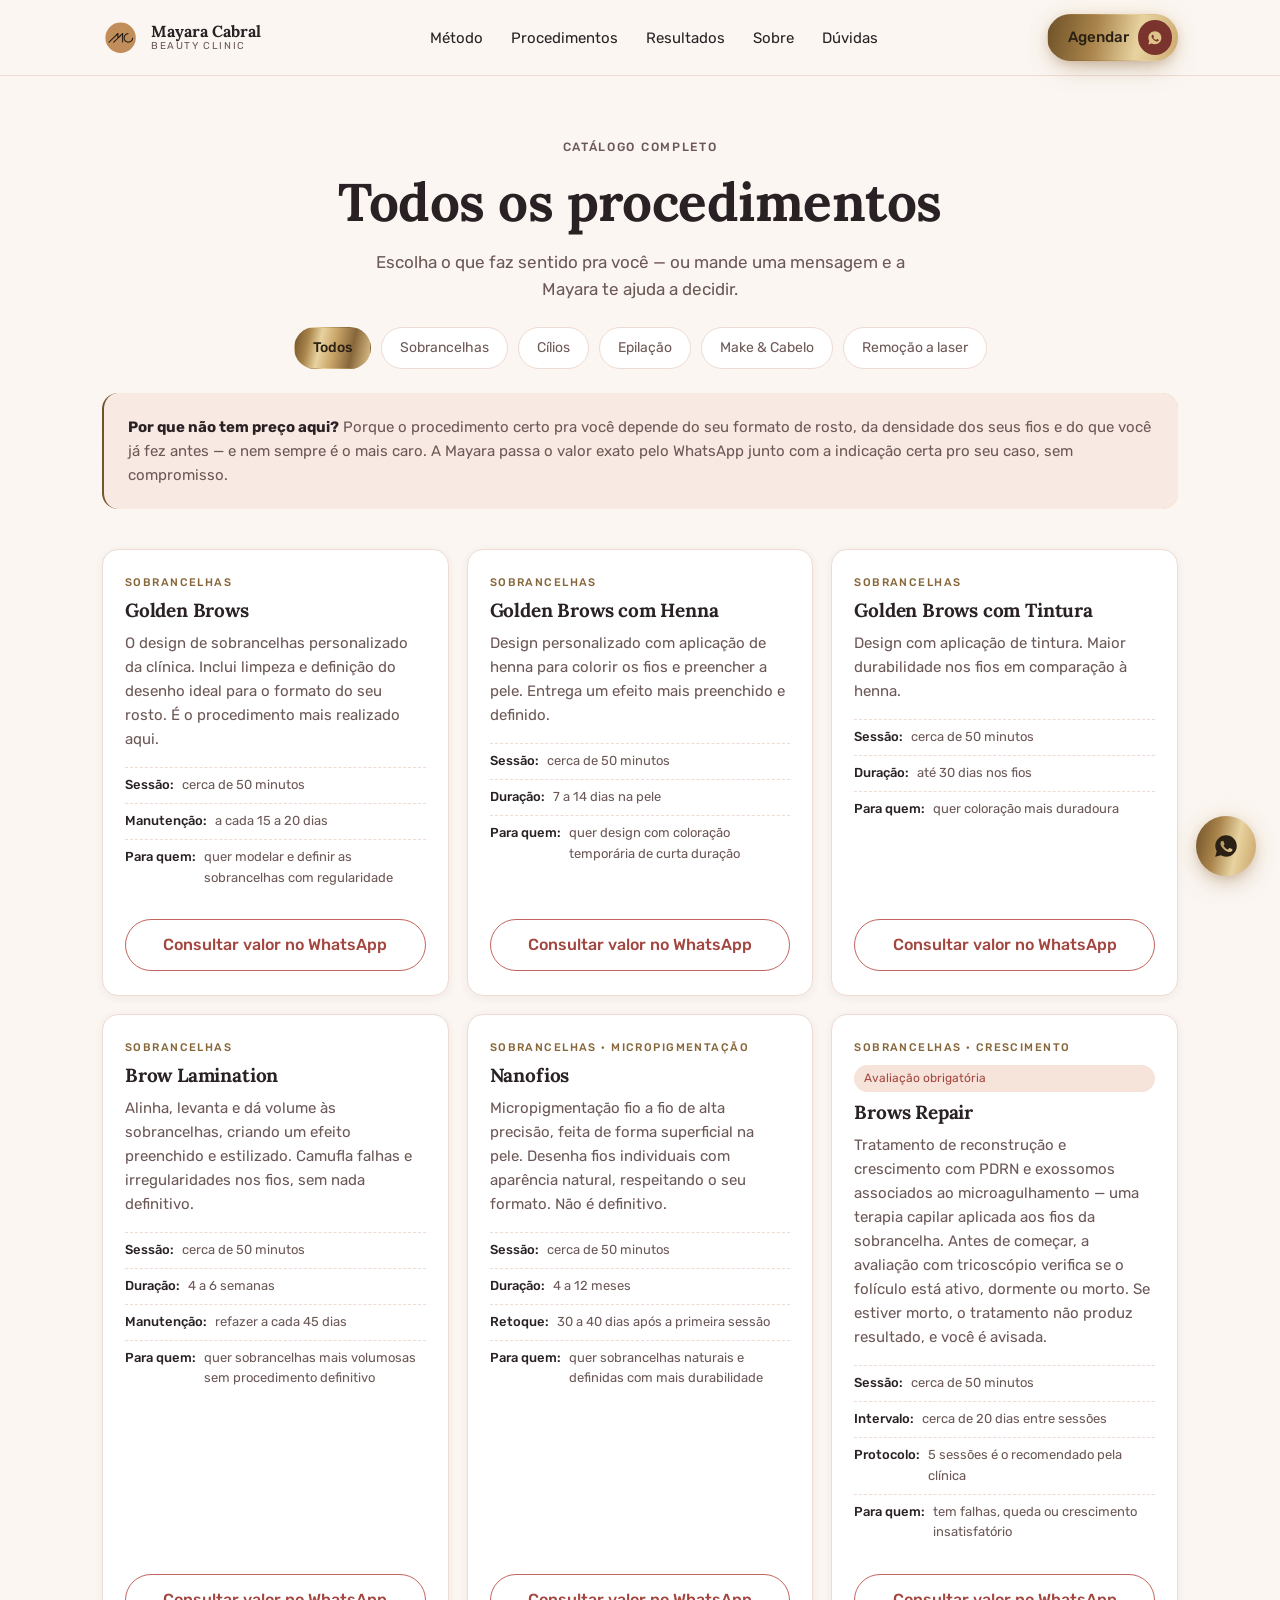
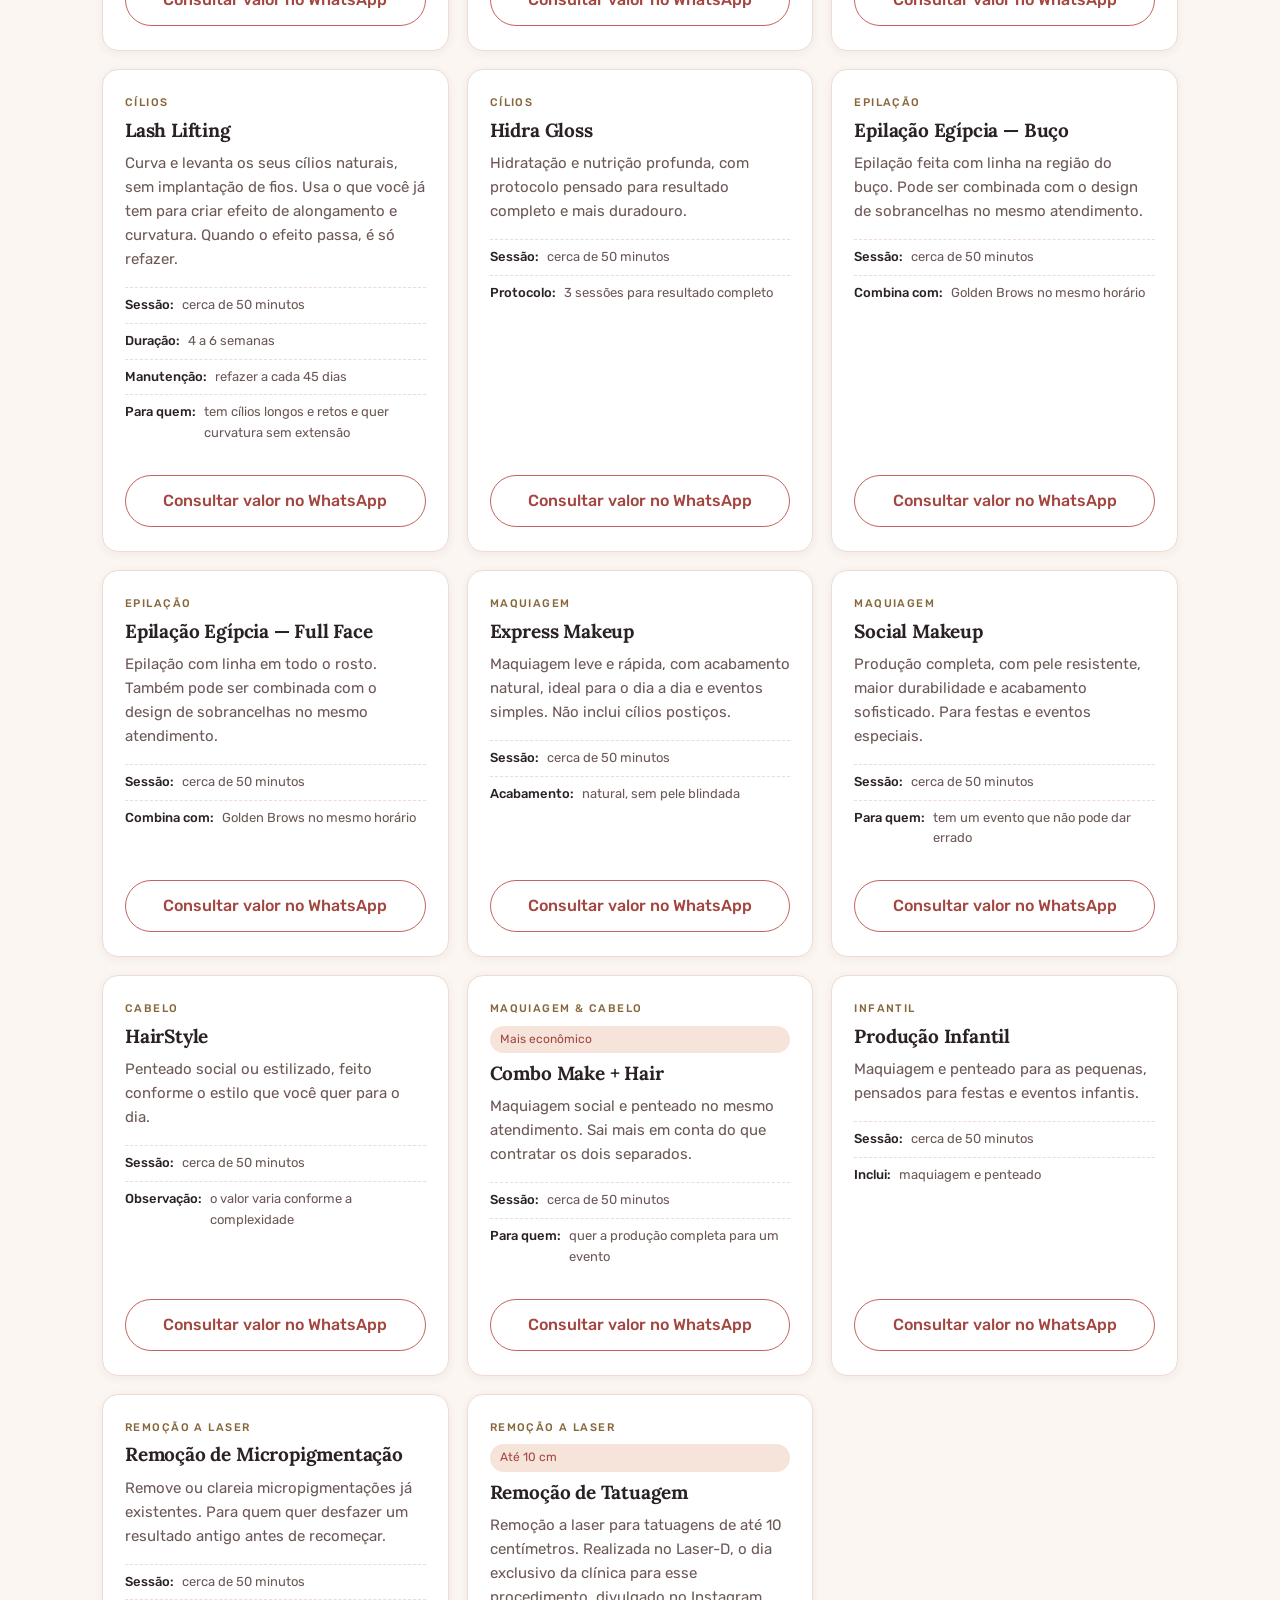
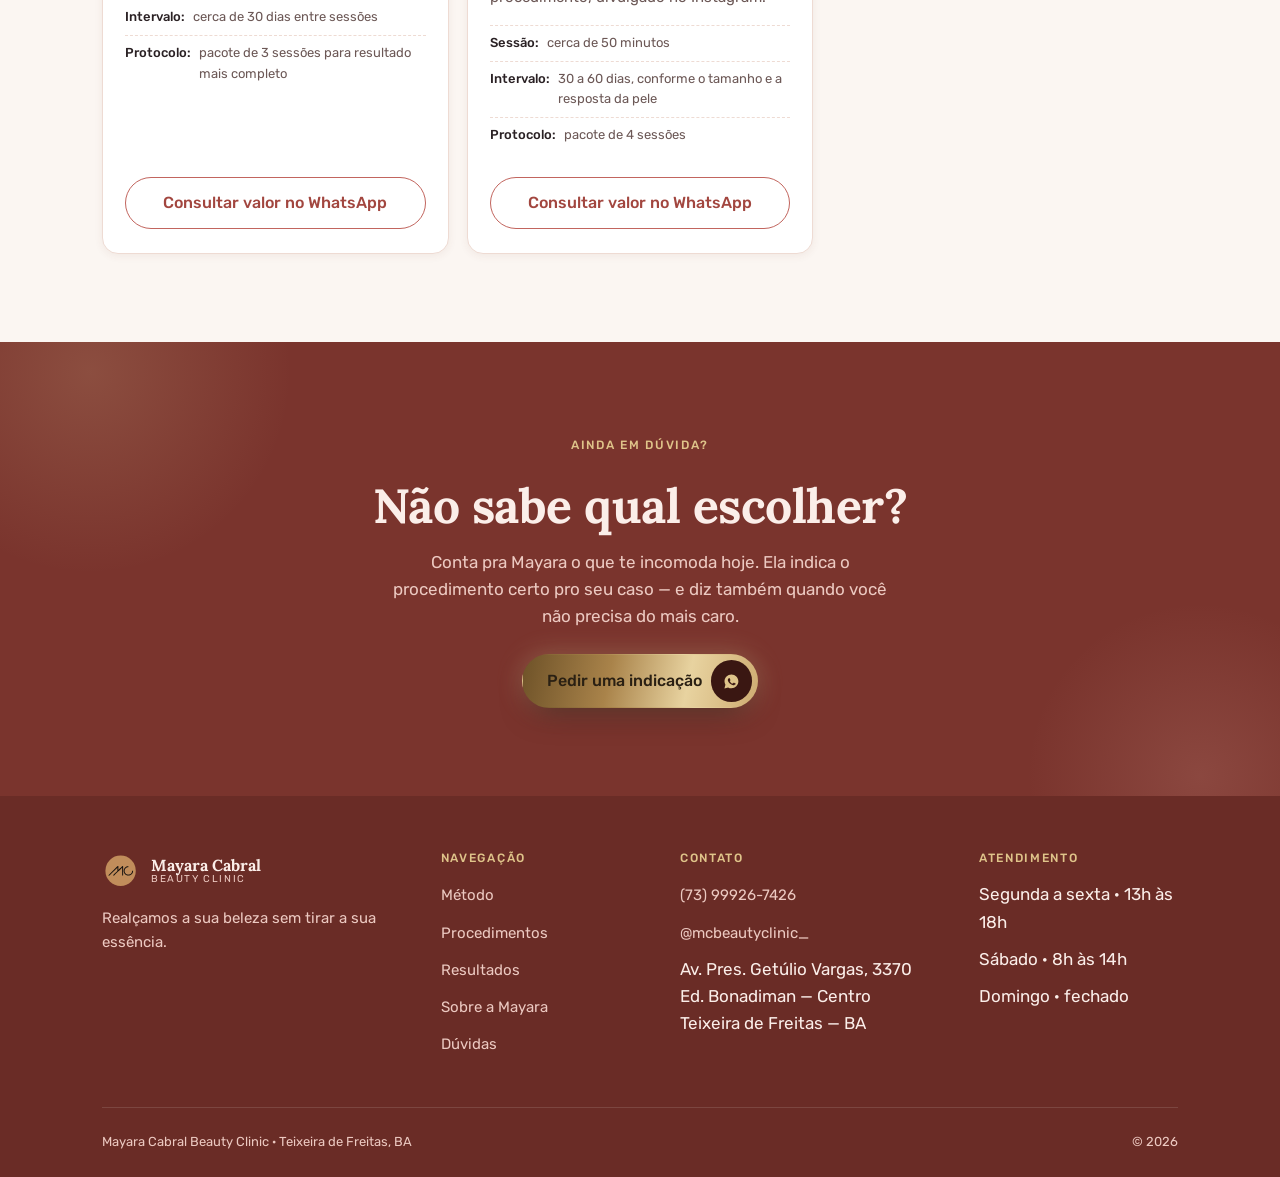
<file: procedimentos.html>
<!DOCTYPE html>
<html lang="pt-BR">
<head>
<meta charset="utf-8">
<meta name="viewport" content="width=device-width, initial-scale=1">
<title>Procedimentos — Mayara Cabral Beauty Clinic</title>
<meta name="description" content="Sobrancelhas, cílios, epilação, maquiagem, penteado e remoção a laser na Mayara Cabral Beauty Clinic, em Teixeira de Freitas — BA.">
<meta name="theme-color" content="#FBF6F2">
<link rel="icon" href="assets/img/logo-mc.svg" type="image/svg+xml">
<meta property="og:type" content="website">
<meta property="og:title" content="Procedimentos — Mayara Cabral Beauty Clinic">
<meta property="og:description" content="Todos os procedimentos da clínica, com duração, durabilidade e indicação.">
<meta property="og:locale" content="pt_BR">

<link rel="preconnect" href="https://fonts.googleapis.com">
<link rel="preconnect" href="https://fonts.gstatic.com" crossorigin>
<link rel="stylesheet" href="https://fonts.googleapis.com/css2?family=Lora:ital,wght@0,400;0,600;0,700;1,400;1,600&family=Rubik:wght@400;500;700&display=swap">
<link rel="stylesheet" href="assets/css/style.css">
</head>
<body>

<header class="header">
  <div class="wrap header__inner">
    <a class="brand" href="index.html">
      <img class="brand__mark" src="assets/img/logo-mc.svg" alt="" width="38" height="38">
      <span class="brand__name">Mayara Cabral<span class="brand__sub">Beauty Clinic</span></span>
    </a>

    <nav class="nav" aria-label="Navegação principal">
      <a href="index.html#metodo">Método</a>
      <a href="procedimentos.html">Procedimentos</a>
      <a href="index.html#resultados">Resultados</a>
      <a href="index.html#sobre">Sobre</a>
      <a href="index.html#duvidas">Dúvidas</a>
    </nav>

    <a class="btn btn--primary" href="https://wa.me/5573999267426?text=Oi%20Mayara!%20Vim%20pelo%20site%20e%20quero%20agendar%20um%20hor%C3%A1rio." target="_blank" rel="noopener">
      Agendar
      <span class="btn__cap"><svg viewBox="0 0 24 24" aria-hidden="true"><path d="M12.04 2C6.58 2 2.13 6.45 2.13 11.91c0 1.75.46 3.45 1.32 4.95L2 22l5.25-1.38a9.9 9.9 0 0 0 4.79 1.22h.01c5.46 0 9.91-4.45 9.91-9.91C21.96 6.45 17.5 2 12.04 2zm5.8 14.16c-.24.68-1.4 1.3-1.94 1.35-.5.05-.97.24-3.27-.68-2.75-1.08-4.5-3.9-4.64-4.08-.13-.18-1.1-1.47-1.1-2.8s.7-1.99.94-2.26c.25-.27.54-.34.72-.34.18 0 .36 0 .52.01.17.01.39-.6.6.46.24.55.8 1.9.87 2.04.07.14.12.3.02.48-.09.18-.14.29-.28.45-.14.16-.29.36-.42.48-.14.14-.28.29-.12.57.16.27.72 1.18 1.54 1.92 1.06.94 1.95 1.24 2.22 1.38.27.14.43.12.59-.07.16-.18.68-.79.86-1.06.18-.27.36-.23.61-.14.25.09 1.58.75 1.85.88.27.14.45.2.52.32.06.11.06.66-.18 1.34z"/></svg></span>
    </a>

    <button class="burger" aria-label="Abrir menu" aria-expanded="false" aria-controls="drawer">
      <span></span><span></span><span></span>
    </button>
  </div>
</header>

<div class="drawer-backdrop"></div>
<aside class="drawer" id="drawer" aria-label="Menu">
  <button class="drawer__close" aria-label="Fechar menu">&times;</button>
  <nav>
    <a href="index.html#metodo">Método</a>
    <a href="procedimentos.html">Procedimentos</a>
    <a href="index.html#resultados">Resultados</a>
    <a href="index.html#sobre">Sobre</a>
    <a href="index.html#clinica">A clínica</a>
    <a href="index.html#duvidas">Dúvidas</a>
  </nav>
  <a class="btn btn--primary" href="https://wa.me/5573999267426?text=Oi%20Mayara!%20Vim%20pelo%20site%20e%20quero%20agendar%20um%20hor%C3%A1rio." target="_blank" rel="noopener">
    Agendar no WhatsApp
    <span class="btn__cap"><svg viewBox="0 0 24 24" aria-hidden="true"><path d="M12.04 2C6.58 2 2.13 6.45 2.13 11.91c0 1.75.46 3.45 1.32 4.95L2 22l5.25-1.38a9.9 9.9 0 0 0 4.79 1.22h.01c5.46 0 9.91-4.45 9.91-9.91C21.96 6.45 17.5 2 12.04 2zm5.8 14.16c-.24.68-1.4 1.3-1.94 1.35-.5.05-.97.24-3.27-.68-2.75-1.08-4.5-3.9-4.64-4.08-.13-.18-1.1-1.47-1.1-2.8s.7-1.99.94-2.26c.25-.27.54-.34.72-.34.18 0 .36 0 .52.01.17.01.39-.6.6.46.24.55.8 1.9.87 2.04.07.14.12.3.02.48-.09.18-.14.29-.28.45-.14.16-.29.36-.42.48-.14.14-.28.29-.12.57.16.27.72 1.18 1.54 1.92 1.06.94 1.95 1.24 2.22 1.38.27.14.43.12.59-.07.16-.18.68-.79.86-1.06.18-.27.36-.23.61-.14.25.09 1.58.75 1.85.88.27.14.45.2.52.32.06.11.06.66-.18 1.34z"/></svg></span>
  </a>
</aside>

<main>

<section class="page-hero">
  <div class="wrap">
    <p class="eyebrow" style="justify-content:center">Catálogo completo</p>
    <h1>Todos os procedimentos</h1>
    <p>Escolha o que faz sentido pra você — ou mande uma mensagem e a Mayara te ajuda a decidir.</p>
  </div>
</section>

<div class="filters" role="group" aria-label="Filtrar por categoria">
  <button class="filter" data-filter="todos" aria-pressed="true">Todos</button>
  <button class="filter" data-filter="sobrancelhas" aria-pressed="false">Sobrancelhas</button>
  <button class="filter" data-filter="cilios" aria-pressed="false">Cílios</button>
  <button class="filter" data-filter="epilacao" aria-pressed="false">Epilação</button>
  <button class="filter" data-filter="make" aria-pressed="false">Make &amp; Cabelo</button>
  <button class="filter" data-filter="laser" aria-pressed="false">Remoção a laser</button>
</div>

<section class="section" style="padding-top:0">
  <div class="wrap">

    <div class="price-note rv">
      <strong>Por que não tem preço aqui?</strong> Porque o procedimento certo pra você depende do seu formato de rosto, da densidade dos seus fios e do que você já fez antes — e nem sempre é o mais caro. A Mayara passa o valor exato pelo WhatsApp junto com a indicação certa pro seu caso, sem compromisso.
    </div>

    <div class="proc-grid">

      <!-- ===== SOBRANCELHAS ===== -->
      <article class="card proc-card rv" data-cat="sobrancelhas">
        <span class="proc-card__cat">Sobrancelhas</span>
        <h3>Golden Brows</h3>
        <p class="proc-card__desc">O design de sobrancelhas personalizado da clínica. Inclui limpeza e definição do desenho ideal para o formato do seu rosto. É o procedimento mais realizado aqui.</p>
        <ul class="proc-card__meta">
          <li><b>Sessão:</b> cerca de 50 minutos</li>
          <li><b>Manutenção:</b> a cada 15 a 20 dias</li>
          <li><b>Para quem:</b> quer modelar e definir as sobrancelhas com regularidade</li>
        </ul>
        <a class="btn btn--ghost" href="https://wa.me/5573999267426?text=Oi%20Mayara!%20Vim%20pelo%20site%20e%20quero%20saber%20sobre%20o%20Golden%20Brows." target="_blank" rel="noopener">Consultar valor no WhatsApp</a>
      </article>

      <article class="card proc-card rv" data-cat="sobrancelhas">
        <span class="proc-card__cat">Sobrancelhas</span>
        <h3>Golden Brows com Henna</h3>
        <p class="proc-card__desc">Design personalizado com aplicação de henna para colorir os fios e preencher a pele. Entrega um efeito mais preenchido e definido.</p>
        <ul class="proc-card__meta">
          <li><b>Sessão:</b> cerca de 50 minutos</li>
          <li><b>Duração:</b> 7 a 14 dias na pele</li>
          <li><b>Para quem:</b> quer design com coloração temporária de curta duração</li>
        </ul>
        <a class="btn btn--ghost" href="https://wa.me/5573999267426?text=Oi%20Mayara!%20Vim%20pelo%20site%20e%20quero%20saber%20sobre%20o%20Golden%20Brows%20com%20Henna." target="_blank" rel="noopener">Consultar valor no WhatsApp</a>
      </article>

      <article class="card proc-card rv" data-cat="sobrancelhas">
        <span class="proc-card__cat">Sobrancelhas</span>
        <h3>Golden Brows com Tintura</h3>
        <p class="proc-card__desc">Design com aplicação de tintura. Maior durabilidade nos fios em comparação à henna.</p>
        <ul class="proc-card__meta">
          <li><b>Sessão:</b> cerca de 50 minutos</li>
          <li><b>Duração:</b> até 30 dias nos fios</li>
          <li><b>Para quem:</b> quer coloração mais duradoura</li>
        </ul>
        <a class="btn btn--ghost" href="https://wa.me/5573999267426?text=Oi%20Mayara!%20Vim%20pelo%20site%20e%20quero%20saber%20sobre%20o%20Golden%20Brows%20com%20Tintura." target="_blank" rel="noopener">Consultar valor no WhatsApp</a>
      </article>

      <article class="card proc-card rv" data-cat="sobrancelhas">
        <span class="proc-card__cat">Sobrancelhas</span>
        <h3>Brow Lamination</h3>
        <p class="proc-card__desc">Alinha, levanta e dá volume às sobrancelhas, criando um efeito preenchido e estilizado. Camufla falhas e irregularidades nos fios, sem nada definitivo.</p>
        <ul class="proc-card__meta">
          <li><b>Sessão:</b> cerca de 50 minutos</li>
          <li><b>Duração:</b> 4 a 6 semanas</li>
          <li><b>Manutenção:</b> refazer a cada 45 dias</li>
          <li><b>Para quem:</b> quer sobrancelhas mais volumosas sem procedimento definitivo</li>
        </ul>
        <a class="btn btn--ghost" href="https://wa.me/5573999267426?text=Oi%20Mayara!%20Vim%20pelo%20site%20e%20quero%20saber%20sobre%20o%20Brow%20Lamination." target="_blank" rel="noopener">Consultar valor no WhatsApp</a>
      </article>

      <article class="card proc-card rv" data-cat="sobrancelhas">
        <span class="proc-card__cat">Sobrancelhas · Micropigmentação</span>
        <h3>Nanofios</h3>
        <p class="proc-card__desc">Micropigmentação fio a fio de alta precisão, feita de forma superficial na pele. Desenha fios individuais com aparência natural, respeitando o seu formato. Não é definitivo.</p>
        <ul class="proc-card__meta">
          <li><b>Sessão:</b> cerca de 50 minutos</li>
          <li><b>Duração:</b> 4 a 12 meses</li>
          <li><b>Retoque:</b> 30 a 40 dias após a primeira sessão</li>
          <li><b>Para quem:</b> quer sobrancelhas naturais e definidas com mais durabilidade</li>
        </ul>
        <a class="btn btn--ghost" href="https://wa.me/5573999267426?text=Oi%20Mayara!%20Vim%20pelo%20site%20e%20quero%20saber%20sobre%20os%20Nanofios." target="_blank" rel="noopener">Consultar valor no WhatsApp</a>
      </article>

      <article class="card proc-card rv" data-cat="sobrancelhas">
        <span class="proc-card__cat">Sobrancelhas · Crescimento</span>
        <span class="proc-card__flag">Avaliação obrigatória</span>
        <h3>Brows Repair</h3>
        <p class="proc-card__desc">Tratamento de reconstrução e crescimento com PDRN e exossomos associados ao microagulhamento — uma terapia capilar aplicada aos fios da sobrancelha. Antes de começar, a avaliação com tricoscópio verifica se o folículo está ativo, dormente ou morto. Se estiver morto, o tratamento não produz resultado, e você é avisada.</p>
        <ul class="proc-card__meta">
          <li><b>Sessão:</b> cerca de 50 minutos</li>
          <li><b>Intervalo:</b> cerca de 20 dias entre sessões</li>
          <li><b>Protocolo:</b> 5 sessões é o recomendado pela clínica</li>
          <li><b>Para quem:</b> tem falhas, queda ou crescimento insatisfatório</li>
        </ul>
        <a class="btn btn--ghost" href="https://wa.me/5573999267426?text=Oi%20Mayara!%20Vim%20pelo%20site%20e%20quero%20saber%20sobre%20o%20Brows%20Repair." target="_blank" rel="noopener">Consultar valor no WhatsApp</a>
      </article>

      <!-- ===== CÍLIOS ===== -->
      <article class="card proc-card rv" data-cat="cilios">
        <span class="proc-card__cat">Cílios</span>
        <h3>Lash Lifting</h3>
        <p class="proc-card__desc">Curva e levanta os seus cílios naturais, sem implantação de fios. Usa o que você já tem para criar efeito de alongamento e curvatura. Quando o efeito passa, é só refazer.</p>
        <ul class="proc-card__meta">
          <li><b>Sessão:</b> cerca de 50 minutos</li>
          <li><b>Duração:</b> 4 a 6 semanas</li>
          <li><b>Manutenção:</b> refazer a cada 45 dias</li>
          <li><b>Para quem:</b> tem cílios longos e retos e quer curvatura sem extensão</li>
        </ul>
        <a class="btn btn--ghost" href="https://wa.me/5573999267426?text=Oi%20Mayara!%20Vim%20pelo%20site%20e%20quero%20saber%20sobre%20o%20Lash%20Lifting." target="_blank" rel="noopener">Consultar valor no WhatsApp</a>
      </article>

      <!-- DANILO: confirmar com a Mayara se Hidra Gloss é de cílios (arquivo) ou de lábios (post do Instagram) -->
      <article class="card proc-card rv" data-cat="cilios">
        <span class="proc-card__cat">Cílios</span>
        <h3>Hidra Gloss</h3>
        <p class="proc-card__desc">Hidratação e nutrição profunda, com protocolo pensado para resultado completo e mais duradouro.</p>
        <ul class="proc-card__meta">
          <li><b>Sessão:</b> cerca de 50 minutos</li>
          <li><b>Protocolo:</b> 3 sessões para resultado completo</li>
        </ul>
        <a class="btn btn--ghost" href="https://wa.me/5573999267426?text=Oi%20Mayara!%20Vim%20pelo%20site%20e%20quero%20saber%20sobre%20o%20Hidra%20Gloss." target="_blank" rel="noopener">Consultar valor no WhatsApp</a>
      </article>

      <!-- ===== EPILAÇÃO ===== -->
      <article class="card proc-card rv" data-cat="epilacao">
        <span class="proc-card__cat">Epilação</span>
        <h3>Epilação Egípcia — Buço</h3>
        <p class="proc-card__desc">Epilação feita com linha na região do buço. Pode ser combinada com o design de sobrancelhas no mesmo atendimento.</p>
        <ul class="proc-card__meta">
          <li><b>Sessão:</b> cerca de 50 minutos</li>
          <li><b>Combina com:</b> Golden Brows no mesmo horário</li>
        </ul>
        <a class="btn btn--ghost" href="https://wa.me/5573999267426?text=Oi%20Mayara!%20Vim%20pelo%20site%20e%20quero%20saber%20sobre%20a%20Epila%C3%A7%C3%A3o%20Eg%C3%ADpcia%20de%20Bu%C3%A7o." target="_blank" rel="noopener">Consultar valor no WhatsApp</a>
      </article>

      <article class="card proc-card rv" data-cat="epilacao">
        <span class="proc-card__cat">Epilação</span>
        <h3>Epilação Egípcia — Full Face</h3>
        <p class="proc-card__desc">Epilação com linha em todo o rosto. Também pode ser combinada com o design de sobrancelhas no mesmo atendimento.</p>
        <ul class="proc-card__meta">
          <li><b>Sessão:</b> cerca de 50 minutos</li>
          <li><b>Combina com:</b> Golden Brows no mesmo horário</li>
        </ul>
        <a class="btn btn--ghost" href="https://wa.me/5573999267426?text=Oi%20Mayara!%20Vim%20pelo%20site%20e%20quero%20saber%20sobre%20a%20Epila%C3%A7%C3%A3o%20Eg%C3%ADpcia%20Full%20Face." target="_blank" rel="noopener">Consultar valor no WhatsApp</a>
      </article>

      <!-- ===== MAKE & CABELO ===== -->
      <article class="card proc-card rv" data-cat="make">
        <span class="proc-card__cat">Maquiagem</span>
        <h3>Express Makeup</h3>
        <p class="proc-card__desc">Maquiagem leve e rápida, com acabamento natural, ideal para o dia a dia e eventos simples. Não inclui cílios postiços.</p>
        <ul class="proc-card__meta">
          <li><b>Sessão:</b> cerca de 50 minutos</li>
          <li><b>Acabamento:</b> natural, sem pele blindada</li>
        </ul>
        <a class="btn btn--ghost" href="https://wa.me/5573999267426?text=Oi%20Mayara!%20Vim%20pelo%20site%20e%20quero%20saber%20sobre%20o%20Express%20Makeup." target="_blank" rel="noopener">Consultar valor no WhatsApp</a>
      </article>

      <article class="card proc-card rv" data-cat="make">
        <span class="proc-card__cat">Maquiagem</span>
        <h3>Social Makeup</h3>
        <p class="proc-card__desc">Produção completa, com pele resistente, maior durabilidade e acabamento sofisticado. Para festas e eventos especiais.</p>
        <ul class="proc-card__meta">
          <li><b>Sessão:</b> cerca de 50 minutos</li>
          <li><b>Para quem:</b> tem um evento que não pode dar errado</li>
        </ul>
        <a class="btn btn--ghost" href="https://wa.me/5573999267426?text=Oi%20Mayara!%20Vim%20pelo%20site%20e%20quero%20saber%20sobre%20o%20Social%20Makeup." target="_blank" rel="noopener">Consultar valor no WhatsApp</a>
      </article>

      <article class="card proc-card rv" data-cat="make">
        <span class="proc-card__cat">Cabelo</span>
        <h3>HairStyle</h3>
        <p class="proc-card__desc">Penteado social ou estilizado, feito conforme o estilo que você quer para o dia.</p>
        <ul class="proc-card__meta">
          <li><b>Sessão:</b> cerca de 50 minutos</li>
          <li><b>Observação:</b> o valor varia conforme a complexidade</li>
        </ul>
        <a class="btn btn--ghost" href="https://wa.me/5573999267426?text=Oi%20Mayara!%20Vim%20pelo%20site%20e%20quero%20saber%20sobre%20o%20HairStyle." target="_blank" rel="noopener">Consultar valor no WhatsApp</a>
      </article>

      <article class="card proc-card rv" data-cat="make">
        <span class="proc-card__cat">Maquiagem &amp; Cabelo</span>
        <span class="proc-card__flag">Mais econômico</span>
        <h3>Combo Make + Hair</h3>
        <p class="proc-card__desc">Maquiagem social e penteado no mesmo atendimento. Sai mais em conta do que contratar os dois separados.</p>
        <ul class="proc-card__meta">
          <li><b>Sessão:</b> cerca de 50 minutos</li>
          <li><b>Para quem:</b> quer a produção completa para um evento</li>
        </ul>
        <a class="btn btn--ghost" href="https://wa.me/5573999267426?text=Oi%20Mayara!%20Vim%20pelo%20site%20e%20quero%20saber%20sobre%20o%20Combo%20Make%20%2B%20Hair." target="_blank" rel="noopener">Consultar valor no WhatsApp</a>
      </article>

      <article class="card proc-card rv" data-cat="make">
        <span class="proc-card__cat">Infantil</span>
        <h3>Produção Infantil</h3>
        <p class="proc-card__desc">Maquiagem e penteado para as pequenas, pensados para festas e eventos infantis.</p>
        <ul class="proc-card__meta">
          <li><b>Sessão:</b> cerca de 50 minutos</li>
          <li><b>Inclui:</b> maquiagem e penteado</li>
        </ul>
        <a class="btn btn--ghost" href="https://wa.me/5573999267426?text=Oi%20Mayara!%20Vim%20pelo%20site%20e%20quero%20saber%20sobre%20a%20Produ%C3%A7%C3%A3o%20Infantil." target="_blank" rel="noopener">Consultar valor no WhatsApp</a>
      </article>

      <!-- ===== LASER ===== -->
      <article class="card proc-card rv" data-cat="laser">
        <span class="proc-card__cat">Remoção a laser</span>
        <h3>Remoção de Micropigmentação</h3>
        <p class="proc-card__desc">Remove ou clareia micropigmentações já existentes. Para quem quer desfazer um resultado antigo antes de recomeçar.</p>
        <ul class="proc-card__meta">
          <li><b>Sessão:</b> cerca de 50 minutos</li>
          <li><b>Intervalo:</b> cerca de 30 dias entre sessões</li>
          <li><b>Protocolo:</b> pacote de 3 sessões para resultado mais completo</li>
        </ul>
        <a class="btn btn--ghost" href="https://wa.me/5573999267426?text=Oi%20Mayara!%20Vim%20pelo%20site%20e%20quero%20saber%20sobre%20a%20Remo%C3%A7%C3%A3o%20de%20Micropigmenta%C3%A7%C3%A3o." target="_blank" rel="noopener">Consultar valor no WhatsApp</a>
      </article>

      <article class="card proc-card rv" data-cat="laser">
        <span class="proc-card__cat">Remoção a laser</span>
        <span class="proc-card__flag">Até 10 cm</span>
        <h3>Remoção de Tatuagem</h3>
        <p class="proc-card__desc">Remoção a laser para tatuagens de até 10 centímetros. Realizada no Laser-D, o dia exclusivo da clínica para esse procedimento, divulgado no Instagram.</p>
        <ul class="proc-card__meta">
          <li><b>Sessão:</b> cerca de 50 minutos</li>
          <li><b>Intervalo:</b> 30 a 60 dias, conforme o tamanho e a resposta da pele</li>
          <li><b>Protocolo:</b> pacote de 4 sessões</li>
        </ul>
        <a class="btn btn--ghost" href="https://wa.me/5573999267426?text=Oi%20Mayara!%20Vim%20pelo%20site%20e%20quero%20saber%20sobre%20a%20Remo%C3%A7%C3%A3o%20de%20Tatuagem%20a%20Laser." target="_blank" rel="noopener">Consultar valor no WhatsApp</a>
      </article>

    </div>
  </div>
</section>

<section class="section section--inverse cta-band">
  <div class="wrap">
    <div class="rv">
      <p class="eyebrow">Ainda em dúvida?</p>
      <h2>Não sabe qual escolher?</h2>
      <p class="muted">Conta pra Mayara o que te incomoda hoje. Ela indica o procedimento certo pro seu caso — e diz também quando você não precisa do mais caro.</p>
      <div class="btn-row">
        <a class="btn btn--dark" href="https://wa.me/5573999267426?text=Oi%20Mayara!%20Vim%20pela%20p%C3%A1gina%20de%20procedimentos%20e%20n%C3%A3o%20sei%20qual%20escolher.%20Pode%20me%20ajudar%3F" target="_blank" rel="noopener">
          Pedir uma indicação
          <span class="btn__cap"><svg viewBox="0 0 24 24" aria-hidden="true"><path d="M12.04 2C6.58 2 2.13 6.45 2.13 11.91c0 1.75.46 3.45 1.32 4.95L2 22l5.25-1.38a9.9 9.9 0 0 0 4.79 1.22h.01c5.46 0 9.91-4.45 9.91-9.91C21.96 6.45 17.5 2 12.04 2zm5.8 14.16c-.24.68-1.4 1.3-1.94 1.35-.5.05-.97.24-3.27-.68-2.75-1.08-4.5-3.9-4.64-4.08-.13-.18-1.1-1.47-1.1-2.8s.7-1.99.94-2.26c.25-.27.54-.34.72-.34.18 0 .36 0 .52.01.17.01.39-.6.6.46.24.55.8 1.9.87 2.04.07.14.12.3.02.48-.09.18-.14.29-.28.45-.14.16-.29.36-.42.48-.14.14-.28.29-.12.57.16.27.72 1.18 1.54 1.92 1.06.94 1.95 1.24 2.22 1.38.27.14.43.12.59-.07.16-.18.68-.79.86-1.06.18-.27.36-.23.61-.14.25.09 1.58.75 1.85.88.27.14.45.2.52.32.06.11.06.66-.18 1.34z"/></svg></span>
        </a>
      </div>
    </div>
  </div>
</section>

</main>

<footer class="footer">
  <div class="wrap">
    <div class="footer__grid">
      <div>
        <a class="brand" href="index.html">
          <img class="brand__mark" src="assets/img/logo-mc.svg" alt="" width="38" height="38">
          <span class="brand__name">Mayara Cabral<span class="brand__sub">Beauty Clinic</span></span>
        </a>
        <p style="margin-top:16px">Realçamos a sua beleza sem tirar a sua essência.</p>
      </div>
      <div>
        <h3>Navegação</h3>
        <ul>
          <li><a href="index.html#metodo">Método</a></li>
          <li><a href="procedimentos.html">Procedimentos</a></li>
          <li><a href="index.html#resultados">Resultados</a></li>
          <li><a href="index.html#sobre">Sobre a Mayara</a></li>
          <li><a href="index.html#duvidas">Dúvidas</a></li>
        </ul>
      </div>
      <div>
        <h3>Contato</h3>
        <ul>
          <li><a href="https://wa.me/5573999267426?text=Oi%20Mayara!%20Vim%20pelo%20site." target="_blank" rel="noopener">(73) 99926-7426</a></li>
          <li><a href="https://www.instagram.com/mcbeautyclinic_" target="_blank" rel="noopener">@mcbeautyclinic_</a></li>
          <li>Av. Pres. Getúlio Vargas, 3370<br>Ed. Bonadiman — Centro<br>Teixeira de Freitas — BA</li>
        </ul>
      </div>
      <div>
        <h3>Atendimento</h3>
        <ul>
          <li>Segunda a sexta · 13h às 18h</li>
          <li>Sábado · 8h às 14h</li>
          <li>Domingo · fechado</li>
        </ul>
      </div>
    </div>
    <div class="footer__bottom">
      <span>Mayara Cabral Beauty Clinic · Teixeira de Freitas, BA</span>
      <span>&copy; <span data-year>2026</span></span>
    </div>
  </div>
</footer>

<a class="float-wa" href="https://wa.me/5573999267426?text=Oi%20Mayara!%20Vim%20pelo%20site%20e%20quero%20agendar." target="_blank" rel="noopener" aria-label="Falar no WhatsApp">
  <svg viewBox="0 0 24 24" aria-hidden="true"><path d="M12.04 2C6.58 2 2.13 6.45 2.13 11.91c0 1.75.46 3.45 1.32 4.95L2 22l5.25-1.38a9.9 9.9 0 0 0 4.79 1.22h.01c5.46 0 9.91-4.45 9.91-9.91C21.96 6.45 17.5 2 12.04 2zm5.8 14.16c-.24.68-1.4 1.3-1.94 1.35-.5.05-.97.24-3.27-.68-2.75-1.08-4.5-3.9-4.64-4.08-.13-.18-1.1-1.47-1.1-2.8s.7-1.99.94-2.26c.25-.27.54-.34.72-.34.18 0 .36 0 .52.01.17.01.39-.6.6.46.24.55.8 1.9.87 2.04.07.14.12.3.02.48-.09.18-.14.29-.28.45-.14.16-.29.36-.42.48-.14.14-.28.29-.12.57.16.27.72 1.18 1.54 1.92 1.06.94 1.95 1.24 2.22 1.38.27.14.43.12.59-.07.16-.18.68-.79.86-1.06.18-.27.36-.23.61-.14.25.09 1.58.75 1.85.88.27.14.45.2.52.32.06.11.06.66-.18 1.34z"/></svg>
</a>

<script src="assets/js/main.js" defer></script>
</body>
</html>
</file>
<file: assets/css/style.css>
/* =========================================================
   Mayara Cabral Beauty Clinic
   Sistema visual derivado de design-system.md
   Camada dourada substituída por rampa metálica
   ========================================================= */

/* ---------- 1. Primitivos ---------- */
:root{
  --primitive-cream-50:#FBF6F2;
  --primitive-cream-100:#F8E9E2;
  --primitive-rose-100:#F0DFD6;
  --primitive-rose-200:#F6E3DA;
  --primitive-rose-300:#E4AC9F;
  --primitive-rose-500:#C2655E;
  --primitive-rose-600:#A2463F;

  /* rampa metálica */
  --metal-shadow-deep:#6E5228;
  --metal-shadow:#87663A;
  --metal-mid:#A9834A;
  --metal-light:#C9A468;
  --metal-highlight:#E8D3A0;
  --metal-pale:#DFC48A;

  --primitive-brown-900:#2A2124;
  --primitive-brown-600:#6C5856;
  --primitive-brown-100:#EEDBD3;

  --primitive-maroon-800:#7A342D;
  --primitive-maroon-900:#6A2C26;
  --primitive-cream-900:#FBEEE9;
  --primitive-rose-900:#ECC9C1;

  --primitive-ink-on-gold:#2A2013;
  --primitive-white:#FFFFFF;
}

/* ---------- 2. Semânticos ---------- */
:root{
  --color-bg-canvas:var(--primitive-cream-50);
  --color-bg-surface:var(--primitive-white);
  --color-bg-surface-alt:var(--primitive-cream-100);
  --color-bg-surface-muted:var(--primitive-rose-100);
  --color-bg-inverse:var(--primitive-maroon-800);
  --color-bg-inverse-alt:var(--primitive-maroon-900);

  --color-text-primary:var(--primitive-brown-900);
  --color-text-secondary:var(--primitive-brown-600);
  --color-text-inverse:var(--primitive-cream-900);
  --color-text-inverse-soft:var(--primitive-rose-900);
  --color-text-on-metal:var(--primitive-ink-on-gold);

  --color-border:var(--primitive-brown-100);
  --color-border-inverse:rgba(255,255,255,.12);

  --color-accent:var(--primitive-rose-500);
  --color-accent-deep:var(--primitive-rose-600);
  --color-accent-soft:var(--primitive-rose-200);

  --color-metal:var(--metal-mid);
  --color-metal-text:var(--metal-shadow);

  --gradient-metal:linear-gradient(102deg,
    #6E5228 0%, #A9834A 18%, #E8D3A0 34%,
    #C9A468 52%, #87663A 74%, #DFC48A 100%);
  --gradient-metal-soft:linear-gradient(102deg,#A9834A 0%,#E8D3A0 45%,#87663A 100%);

  --font-display:"Lora",Georgia,"Times New Roman",serif;
  --font-body:"Rubik",system-ui,-apple-system,"Segoe UI",sans-serif;

  --container-max-width:1140px;
  --container-padding-inline:24px;

  --space-2xs:4px; --space-xs:8px;  --space-sm:12px; --space-md:16px;
  --space-lg:24px; --space-xl:32px; --space-2xl:40px;
  --space-3xl:56px; --space-4xl:88px;

  --radius-pill:999px; --radius-lg:20px; --radius-md:16px; --radius-sm:12px;

  --shadow-sm:0 2px 8px rgba(120,55,48,.07);
  --shadow-md:0 14px 40px -18px rgba(120,55,48,.26);
  --shadow-metal:0 10px 26px -9px rgba(135,102,58,.55),
                 0 2px 8px rgba(122,52,45,.12),
                 0 0 22px 1px rgba(232,211,160,.28);

  --header-h:76px;
}

/* ---------- 3. Reset ---------- */
*,*::before,*::after{box-sizing:border-box}
html{-webkit-text-size-adjust:100%;scroll-behavior:smooth;scroll-padding-top:calc(var(--header-h) + 12px)}
body{
  margin:0;
  background:var(--color-bg-canvas);
  color:var(--color-text-primary);
  font-family:var(--font-body);
  font-size:1.0625rem;
  line-height:1.6;
  -webkit-font-smoothing:antialiased;
  overflow-x:hidden;
}
img{max-width:100%;height:auto;display:block}
a{color:inherit}
button{font:inherit}
h1,h2,h3{
  font-family:var(--font-display);
  font-weight:700;
  line-height:1.12;
  letter-spacing:-.01em;
  margin:0 0 var(--space-md);
}
p{margin:0 0 var(--space-md)}
p:last-child{margin-bottom:0}
:focus-visible{outline:2px solid var(--color-accent-deep);outline-offset:3px;border-radius:4px}

/* ---------- 4. Utilitários ---------- */
.wrap{max-width:var(--container-max-width);margin:0 auto;padding-inline:var(--container-padding-inline)}
.section{padding:64px 0}
.section--alt{background:var(--color-bg-surface-alt)}
.section--inverse{background:var(--color-bg-inverse);color:var(--color-text-inverse)}
.section--inverse h2{color:var(--color-text-inverse)}
.muted{color:var(--color-text-secondary)}
.section--inverse .muted{color:var(--color-text-inverse-soft)}
.sr-only{position:absolute;width:1px;height:1px;padding:0;margin:-1px;overflow:hidden;clip:rect(0 0 0 0);white-space:nowrap;border:0}

h1{font-size:clamp(2.0625rem,5.1vw,3.3125rem)}
h2{font-size:clamp(1.75rem,4.6vw,2.625rem)}
h3{font-size:1.1875rem}

.eyebrow{
  display:inline-flex;align-items:center;gap:10px;
  font-size:.75rem;font-weight:500;letter-spacing:.14em;text-transform:uppercase;
  color:var(--color-metal-text);
  margin-bottom:var(--space-md);
}
.section--inverse .eyebrow{color:var(--metal-pale)}

.metal-text{
  background:var(--gradient-metal);
  color:var(--metal-mid);
}
@supports (background-clip:text) or (-webkit-background-clip:text){
  .metal-text{-webkit-background-clip:text;background-clip:text;color:transparent}
}

.section-head{max-width:640px;margin-bottom:var(--space-2xl)}
.section-head--center{margin-inline:auto;text-align:center}
.section-head--center .eyebrow{justify-content:center}

/* reveal */
.rv{opacity:0;transform:translateY(22px);transition:opacity .6s ease,transform .6s ease}
.rv.in{opacity:1;transform:none}

/* ---------- 5. Botões ---------- */
.btn{
  display:inline-flex;align-items:center;justify-content:center;gap:9px;
  font-family:var(--font-body);font-weight:500;font-size:1rem;line-height:1;
  padding:16px 26px;border-radius:var(--radius-pill);min-height:52px;
  border:1.5px solid transparent;cursor:pointer;text-decoration:none;
  transition:transform .18s ease,box-shadow .22s ease,background-position .45s ease,
             background-color .2s ease,border-color .2s ease;
}
.btn--primary,.btn--dark{
  background-color:var(--metal-mid);
  background-image:var(--gradient-metal);
  background-size:210% 100%;
  background-position:0 0;
  color:var(--color-text-on-metal);
  padding:5px 5px 5px 24px;
  box-shadow:var(--shadow-metal);
}
.btn--dark{box-shadow:0 12px 30px -10px rgba(0,0,0,.5),0 0 24px 2px rgba(232,211,160,.24)}
.btn__cap{
  display:inline-flex;align-items:center;justify-content:center;
  width:2.6em;height:2.6em;border-radius:50%;
  background:var(--color-bg-inverse);color:var(--metal-pale);flex:none;
}
.btn--dark .btn__cap{background:#3A1712}
.btn__cap svg{width:1.05em;height:1.05em;fill:currentColor}
.btn--primary:hover,.btn--dark:hover{transform:translateY(-2px);background-position:100% 0}
.btn--primary:active,.btn--dark:active{transform:translateY(0)}

.btn--ghost{
  background:transparent;color:var(--color-accent-deep);
  border-color:var(--color-accent);
}
.btn--ghost:hover{background:var(--color-accent-soft)}
.section--inverse .btn--ghost{color:var(--color-text-inverse);border-color:rgba(255,255,255,.4)}
.section--inverse .btn--ghost:hover{background:rgba(255,255,255,.1)}

.btn-row{display:flex;flex-wrap:wrap;gap:var(--space-sm)}
.btn-note{font-size:.8125rem;color:var(--color-text-secondary);margin-top:var(--space-sm)}
.section--inverse .btn-note{color:var(--color-text-inverse-soft)}

/* ---------- 6. Header ---------- */
.header{
  position:sticky;top:0;z-index:60;height:var(--header-h);
  background:rgba(251,246,242,.82);
  backdrop-filter:blur(12px) saturate(140%);
  -webkit-backdrop-filter:blur(12px) saturate(140%);
  border-bottom:1px solid var(--color-border);
}
.header__inner{display:flex;align-items:center;justify-content:space-between;height:100%;gap:var(--space-md)}
.brand{display:flex;align-items:center;gap:11px;text-decoration:none;color:var(--color-text-primary)}
.brand__mark{width:38px;height:38px;color:var(--metal-mid);flex:none}
.brand__name{font-family:var(--font-display);font-weight:700;font-size:1rem;line-height:1.1}
.brand__sub{display:block;font-family:var(--font-body);font-weight:400;font-size:.625rem;
  letter-spacing:.16em;text-transform:uppercase;color:var(--color-text-secondary)}
.nav{display:none}
.nav a{text-decoration:none;font-size:.9375rem;color:var(--color-text-primary);padding:8px 0;position:relative}
.nav a::after{content:"";position:absolute;left:0;bottom:2px;width:0;height:1px;
  background:var(--gradient-metal-soft);transition:width .22s ease}
.nav a:hover::after{width:100%}
.header .btn{display:none}
.burger{
  display:inline-flex;flex-direction:column;justify-content:center;gap:5px;
  width:46px;height:46px;padding:0 12px;border:1px solid var(--color-border);
  background:var(--color-bg-surface);border-radius:var(--radius-pill);cursor:pointer;
}
.burger span{display:block;height:1.5px;background:var(--color-text-primary);border-radius:2px;transition:transform .3s ease,opacity .3s ease}
.burger[aria-expanded="true"] span:nth-child(1){transform:translateY(6.5px) rotate(45deg)}
.burger[aria-expanded="true"] span:nth-child(2){opacity:0}
.burger[aria-expanded="true"] span:nth-child(3){transform:translateY(-6.5px) rotate(-45deg)}

.drawer-backdrop{
  position:fixed;inset:0;z-index:70;background:rgba(42,33,36,.5);
  opacity:0;visibility:hidden;transition:opacity .4s ease,visibility .4s ease;
}
.drawer-backdrop.open{opacity:1;visibility:visible}
.drawer{
  position:fixed;top:0;right:0;bottom:0;z-index:80;
  width:min(320px,82vw);background:var(--color-bg-canvas);
  padding:var(--space-lg);
  transform:translateX(100%);
  transition:transform .4s cubic-bezier(.65,0,.35,1);
  display:flex;flex-direction:column;
  overflow-y:auto;
}
.drawer.open{transform:none}
.drawer__close{
  align-self:flex-end;width:44px;height:44px;border-radius:50%;
  border:1px solid var(--color-border);background:var(--color-bg-surface);
  font-size:1.25rem;line-height:1;cursor:pointer;color:var(--color-text-primary);
}
.drawer nav{display:flex;flex-direction:column;margin-top:var(--space-lg)}
.drawer nav a{
  font-family:var(--font-display);font-size:1.3125rem;text-decoration:none;
  padding:var(--space-md) 0;border-bottom:1px solid var(--color-border);
}
.drawer .btn{margin-top:var(--space-lg)}

/* ---------- 7. Hero ---------- */
.hero{padding:var(--space-2xl) 0 var(--space-3xl)}
.hero__grid{display:grid;gap:var(--space-2xl)}
.hero h1{margin-bottom:var(--space-lg)}
.hero__lead{font-size:1.0625rem;color:var(--color-text-secondary);max-width:52ch;margin-bottom:var(--space-lg)}
.hero__figure{position:relative;isolation:isolate}
.hero__figure img{
  width:100%;border-radius:var(--radius-lg);
  box-shadow:var(--shadow-md);
}
.hero__frame{
  position:absolute;inset:-10px -10px auto auto;width:64%;aspect-ratio:1;
  border-top:1.5px solid transparent;border-right:1.5px solid transparent;
  border-top-right-radius:var(--radius-lg);
  background-image:linear-gradient(var(--color-bg-canvas),var(--color-bg-canvas)),var(--gradient-metal);
  background-origin:border-box;background-clip:padding-box,border-box;
  z-index:-1;
}
.hero__badge{
  position:absolute;left:-8px;bottom:22px;
  background:var(--color-bg-surface);border-radius:var(--radius-md);
  padding:14px 18px;box-shadow:var(--shadow-md);
  border:1px solid var(--color-border);
  max-width:190px;
}
.hero__badge strong{
  display:block;font-family:var(--font-display);font-size:1.75rem;line-height:1;
  background:var(--gradient-metal);color:var(--metal-mid);
}
@supports (background-clip:text) or (-webkit-background-clip:text){
  .hero__badge strong{-webkit-background-clip:text;background-clip:text;color:transparent}
}
.hero__badge span{font-size:.8125rem;color:var(--color-text-secondary);line-height:1.35;display:block;margin-top:4px}

/* ---------- 8. Faixa de autoridade ---------- */
.authority{border-block:1px solid var(--color-border);background:var(--color-bg-surface)}
.authority__grid{
  display:grid;grid-template-columns:repeat(2,1fr);
  gap:var(--space-lg) var(--space-md);padding:var(--space-2xl) 0;
}
.authority__item strong{
  display:block;font-family:var(--font-display);font-size:1.625rem;line-height:1.1;
  background:var(--gradient-metal);color:var(--metal-mid);margin-bottom:4px;
}
@supports (background-clip:text) or (-webkit-background-clip:text){
  .authority__item strong{-webkit-background-clip:text;background-clip:text;color:transparent}
}
.authority__item span{font-size:.875rem;color:var(--color-text-secondary);line-height:1.4;display:block}

/* ---------- 9. Cards genéricos ---------- */
.card{
  background:var(--color-bg-surface);
  border:1px solid var(--color-border);
  border-radius:var(--radius-md);
  box-shadow:var(--shadow-sm);
  padding:24px 22px;
  transition:transform .18s ease,box-shadow .25s ease,border-color .25s ease;
}
.card h3{margin-bottom:var(--space-xs)}
.card p{font-size:.9375rem;color:var(--color-text-secondary)}

.pain-grid{display:grid;gap:18px}
.pain-card{position:relative;padding-top:30px}
.pain-card::before{
  content:"";position:absolute;top:24px;left:22px;width:7px;height:7px;border-radius:50%;
  background:var(--color-accent);
  box-shadow:0 0 0 4px rgba(162,70,63,.16),0 0 9px 2px rgba(162,70,63,.5);
}
.pain-card h3{font-size:1.0625rem;font-style:italic;font-weight:600}
.pain-card:hover{transform:translateY(-6px);box-shadow:var(--shadow-md),0 22px 44px -16px rgba(194,101,94,.34);border-color:var(--color-accent-soft)}

/* ---------- 10. Método ---------- */
.method__quote{
  font-family:var(--font-display);font-size:clamp(1.1875rem,2.6vw,1.5rem);
  line-height:1.45;font-style:italic;
  border-left:2px solid transparent;
  background-image:linear-gradient(var(--color-bg-surface-alt),var(--color-bg-surface-alt)),var(--gradient-metal);
  background-origin:border-box;background-clip:padding-box,border-box;
  padding:22px 24px;border-radius:0 var(--radius-md) var(--radius-md) 0;
  margin:0 0 var(--space-2xl);
}
.method__quote cite{
  display:block;font-family:var(--font-body);font-style:normal;font-size:.8125rem;
  letter-spacing:.1em;text-transform:uppercase;color:var(--color-text-secondary);margin-top:var(--space-md);
}
.method-grid{display:grid;gap:18px}
.method-item{display:flex;gap:16px;align-items:flex-start}
.method-item__tile{
  width:42px;height:42px;border-radius:11px;flex:none;
  display:grid;place-items:center;
  background:var(--color-accent-soft);color:var(--color-accent-deep);
  transition:background .25s ease,color .25s ease;
}
.method-item__tile svg{width:20px;height:20px;fill:none;stroke:currentColor;stroke-width:1.6;
  stroke-linecap:round;stroke-linejoin:round}
.method-item:hover .method-item__tile{background-image:var(--gradient-metal);color:var(--color-text-on-metal)}
.method-item:hover{transform:translateY(-4px)}
.method__media{display:grid;grid-template-columns:repeat(3,1fr);gap:12px;margin-top:var(--space-2xl)}
.method__media img{border-radius:var(--radius-sm);width:100%;aspect-ratio:3/4;object-fit:cover}

/* ---------- 11. Slider genérico ---------- */
.slider{position:relative}
.slider__track{
  display:flex;gap:18px;overflow-x:auto;scroll-snap-type:x mandatory;
  padding-bottom:var(--space-md);
  scrollbar-width:none;-ms-overflow-style:none;
}
.slider__track::-webkit-scrollbar{display:none}
.slider__track>*{scroll-snap-align:start;flex:0 0 78%}
.slider__nav{display:none;gap:10px;margin-top:var(--space-md)}
.slider__nav button{
  width:44px;height:44px;border-radius:50%;cursor:pointer;
  border:1px solid var(--color-border);background:var(--color-bg-surface);
  color:var(--color-text-primary);display:grid;place-items:center;
  transition:border-color .2s ease,background .2s ease;
}
.slider__nav button:hover{border-color:var(--color-accent);background:var(--color-accent-soft)}
.slider__nav svg{width:16px;height:16px;fill:none;stroke:currentColor;stroke-width:1.8;stroke-linecap:round;stroke-linejoin:round}

/* antes e depois */
.ad-card{
  background:var(--color-bg-surface);border:1px solid var(--color-border);
  border-radius:var(--radius-md);overflow:hidden;box-shadow:var(--shadow-sm);
}
.ad-card figure{margin:0;position:relative}
.ad-card img{width:100%;aspect-ratio:3/4;object-fit:cover}
.ad-card__tags{position:absolute;inset:auto auto 0 0;display:flex;flex-direction:column;
  height:100%;justify-content:space-between;padding:10px;pointer-events:none}
.ad-card__tag{
  align-self:flex-start;font-size:.6875rem;font-weight:500;letter-spacing:.12em;text-transform:uppercase;
  background:rgba(251,246,242,.9);color:var(--color-text-primary);
  padding:5px 11px;border-radius:var(--radius-pill);
}
.ad-card figcaption{padding:14px 18px;font-size:.875rem;font-weight:500}
.ad-card--empty{
  display:grid;place-items:center;text-align:center;padding:24px;min-height:340px;
  background:var(--color-bg-surface-alt);
  border-style:dashed;border-color:var(--metal-mid);box-shadow:none;
}
.ad-card--empty span{font-size:.875rem;color:var(--color-text-secondary);max-width:22ch}
.ad-card--empty strong{
  display:block;font-family:var(--font-display);font-size:1.0625rem;margin-bottom:6px;
  color:var(--color-metal-text);
}

/* ---------- 12. Procedimentos em destaque ---------- */
.svc-grid{display:grid;gap:18px}
.svc-card{position:relative;overflow:hidden}
.svc-card h3{font-size:1.25rem}
.svc-card ul{margin:var(--space-sm) 0 0;padding-left:1.1em;font-size:.875rem;color:var(--color-text-secondary)}
.svc-card li{margin-bottom:4px}
.svc-card:hover{transform:translateY(-6px);box-shadow:var(--shadow-md),0 22px 44px -16px rgba(194,101,94,.34)}

/* ---------- 13. Sobre ---------- */
.about__grid{display:grid;gap:var(--space-2xl)}
.about__figure{position:relative}
.about__figure img{border-radius:var(--radius-lg);width:100%;box-shadow:var(--shadow-md)}
.about__creds{list-style:none;margin:var(--space-lg) 0;padding:0}
.about__creds li{
  display:flex;gap:10px;align-items:flex-start;
  padding:10px 0;border-bottom:1px solid var(--color-border);font-size:.9375rem;
}
.about__creds li::before{
  content:"";width:6px;height:6px;border-radius:50%;flex:none;margin-top:8px;
  background-image:var(--gradient-metal-soft);
}

/* ---------- 14. Depoimentos ---------- */
.tst-feature{
  background:var(--color-bg-surface);border-radius:var(--radius-md);
  padding:32px 30px;box-shadow:var(--shadow-md);
  border:1.5px solid transparent;
  background-image:linear-gradient(var(--color-bg-surface),var(--color-bg-surface)),var(--gradient-metal);
  background-origin:border-box;background-clip:padding-box,border-box;
  margin-bottom:var(--space-lg);
}
.tst-feature p{
  font-family:var(--font-display);font-size:clamp(1.25rem,3.2vw,1.75rem);
  line-height:1.3;margin-bottom:var(--space-md);
}
.tst-handle{font-size:.875rem;color:var(--color-text-secondary);display:flex;align-items:center;gap:6px}
.tst-grid{display:grid;gap:14px;grid-template-columns:1fr}
.tst{
  background:var(--color-bg-surface);border:1px solid var(--color-border);
  border-radius:var(--radius-md);padding:18px 20px;box-shadow:var(--shadow-sm);
}
.tst p{font-size:.9375rem;margin-bottom:10px}
.verified{width:14px;height:14px;flex:none;fill:#3897F0}
.tst-note{font-size:.8125rem;color:var(--color-text-secondary);margin-top:var(--space-lg)}

/* ---------- 15. Comparativo ---------- */
.cmp-grid{display:grid;gap:20px}
.cmp{border-radius:var(--radius-md);padding:30px 26px}
.cmp--yes{
  background:var(--color-bg-surface);box-shadow:var(--shadow-md);
  border:1.5px solid transparent;
  background-image:linear-gradient(var(--color-bg-surface),var(--color-bg-surface)),var(--gradient-metal);
  background-origin:border-box;background-clip:padding-box,border-box;
}
.cmp--no{background:var(--color-bg-surface-alt);border:1px solid var(--color-border)}
.cmp h3{font-size:1.25rem;margin-bottom:var(--space-lg)}
.cmp ul{list-style:none;margin:0;padding:0}
.cmp li{display:flex;gap:12px;align-items:flex-start;padding:11px 0;font-size:.9375rem;line-height:1.5}
.cmp li+li{border-top:1px solid var(--color-border)}
.cmp--no li{color:var(--color-text-secondary)}
.cmp__mark{
  width:20px;height:20px;border-radius:50%;flex:none;margin-top:2px;
  display:grid;place-items:center;font-size:.6875rem;font-weight:700;
}
.cmp--yes .cmp__mark{background-image:var(--gradient-metal);color:var(--color-text-on-metal)}
.cmp--no .cmp__mark{background:var(--color-bg-surface-muted);color:var(--color-text-secondary)}

/* ---------- 16. Clínica ---------- */
.clinic__grid{display:grid;gap:var(--space-2xl)}
.clinic__gallery{display:grid;grid-template-columns:repeat(2,1fr);gap:12px}
.clinic__gallery img{border-radius:var(--radius-sm);width:100%;aspect-ratio:3/4;object-fit:cover}
.clinic__gallery img:first-child{grid-column:span 2;aspect-ratio:4/3}
.info-list{list-style:none;margin:var(--space-lg) 0;padding:0}
.info-list li{display:flex;gap:14px;align-items:flex-start;padding:14px 0;border-top:1px solid var(--color-border)}
.info-list li:last-child{border-bottom:1px solid var(--color-border)}
.info-list__tile{
  width:42px;height:42px;border-radius:11px;flex:none;display:grid;place-items:center;
  background-image:var(--gradient-metal);color:var(--color-text-on-metal);
}
.info-list__tile svg{width:19px;height:19px;fill:none;stroke:currentColor;stroke-width:1.6;stroke-linecap:round;stroke-linejoin:round}
.info-list strong{display:block;font-size:.8125rem;letter-spacing:.1em;text-transform:uppercase;
  color:var(--color-text-secondary);font-weight:500;margin-bottom:2px}
.info-list span{font-size:.9375rem}
.map{
  border:0;width:100%;height:280px;border-radius:var(--radius-md);
  margin-top:var(--space-lg);filter:saturate(.85);
}

/* ---------- 17. CTA final ---------- */
.cta-band{position:relative;overflow:hidden;text-align:center}
.cta-band::before,.cta-band::after{
  content:"";position:absolute;border-radius:50%;pointer-events:none;
}
.cta-band::before{width:420px;height:420px;top:-180px;left:-120px;
  background:radial-gradient(circle,rgba(232,211,160,.16),transparent 68%)}
.cta-band::after{width:360px;height:360px;bottom:-160px;right:-100px;
  background:radial-gradient(circle,rgba(228,172,159,.16),transparent 68%)}
.cta-band .wrap{position:relative;z-index:1}
.cta-band h2{font-size:clamp(1.875rem,5.2vw,3rem);margin-bottom:var(--space-md)}
.cta-band p{max-width:46ch;margin-inline:auto;margin-bottom:var(--space-lg)}
.cta-band .btn-row{justify-content:center}

/* ---------- 18. FAQ ---------- */
.faq{max-width:760px;margin-inline:auto}
.faq-item{
  background:var(--color-bg-surface);border:1px solid var(--color-border);
  border-radius:var(--radius-sm);margin-bottom:12px;overflow:hidden;
}
.faq-item summary{
  display:flex;align-items:center;justify-content:space-between;gap:16px;
  padding:20px 22px;cursor:pointer;list-style:none;
  font-family:var(--font-display);font-weight:600;font-size:1.0625rem;line-height:1.35;
}
.faq-item summary::-webkit-details-marker{display:none}
.faq-item__chevron{
  width:30px;height:30px;border-radius:50%;flex:none;display:grid;place-items:center;
  background:var(--color-bg-surface-muted);transition:transform .25s ease,background .25s ease;
}
.faq-item__chevron svg{width:13px;height:13px;fill:none;stroke:var(--color-text-primary);stroke-width:2;stroke-linecap:round;stroke-linejoin:round}
.faq-item[open] .faq-item__chevron{transform:rotate(180deg);background-image:var(--gradient-metal)}
.faq-item__body{padding:0 22px 20px;font-size:.9375rem;color:var(--color-text-secondary)}
.faq-item__body p:last-child{margin-bottom:0}

/* ---------- 19. Rodapé ---------- */
.footer{background:var(--color-bg-inverse-alt);color:var(--color-text-inverse);padding:var(--space-3xl) 0 var(--space-lg)}
.footer__grid{display:grid;gap:var(--space-2xl)}
.footer .brand{color:var(--color-text-inverse)}
.footer .brand__mark{color:var(--metal-light)}
.footer .brand__sub{color:var(--color-text-inverse-soft)}
.footer p{font-size:.9375rem;color:var(--color-text-inverse-soft);max-width:38ch}
.footer h3{font-size:.75rem;letter-spacing:.14em;text-transform:uppercase;font-family:var(--font-body);
  font-weight:500;color:var(--metal-pale);margin-bottom:var(--space-md)}
.footer ul{list-style:none;margin:0;padding:0}
.footer li{margin-bottom:10px}
.footer a{color:var(--color-text-inverse-soft);text-decoration:none;font-size:.9375rem}
.footer a:hover{color:var(--color-text-inverse)}
.footer__bottom{
  margin-top:var(--space-2xl);padding-top:var(--space-lg);
  border-top:1px solid var(--color-border-inverse);
  font-size:.8125rem;color:var(--color-text-inverse-soft);
  display:flex;flex-wrap:wrap;gap:8px 20px;justify-content:space-between;
}

/* ---------- 20. Botão flutuante ---------- */
.float-wa{
  position:fixed;right:18px;bottom:18px;z-index:50;
  width:54px;height:54px;border-radius:50%;
  display:grid;place-items:center;
  background-color:var(--metal-mid);background-image:var(--gradient-metal);
  background-size:210% 100%;
  color:var(--color-text-on-metal);
  box-shadow:var(--shadow-metal);
  transition:transform .18s ease,background-position .45s ease;
}
.float-wa:hover{transform:translateY(-3px) scale(1.04);background-position:100% 0}
.float-wa svg{width:26px;height:26px;fill:currentColor}

/* ---------- 21. Página de procedimentos ---------- */
.page-hero{padding:var(--space-3xl) 0 var(--space-lg);text-align:center}
.page-hero p{max-width:52ch;margin-inline:auto;color:var(--color-text-secondary)}
.filters{
  display:flex;gap:10px;overflow-x:auto;padding:0 var(--container-padding-inline) var(--space-lg);
  scrollbar-width:none;justify-content:flex-start;
}
.filters::-webkit-scrollbar{display:none}
.filter{
  flex:none;padding:9px 18px;border-radius:var(--radius-pill);cursor:pointer;
  border:1px solid var(--color-border);background:var(--color-bg-surface);
  font-size:.875rem;color:var(--color-text-secondary);
  transition:background .2s ease,color .2s ease,border-color .2s ease;
}
.filter:hover{border-color:var(--color-accent)}
.filter[aria-pressed="true"]{
  background-image:var(--gradient-metal);color:var(--color-text-on-metal);
  border-color:transparent;font-weight:500;
}
.proc-grid{display:grid;gap:18px}
.proc-card{display:flex;flex-direction:column}
.proc-card__cat{
  font-size:.6875rem;letter-spacing:.13em;text-transform:uppercase;
  color:var(--color-metal-text);font-weight:500;margin-bottom:8px;display:block;
}
.proc-card h3{font-size:1.1875rem;margin-bottom:10px}
.proc-card__desc{font-size:.9375rem;color:var(--color-text-secondary);margin-bottom:var(--space-md)}
.proc-card__meta{list-style:none;margin:0 0 var(--space-lg);padding:0;font-size:.8125rem}
.proc-card__meta li{display:flex;gap:8px;padding:7px 0;border-top:1px dashed var(--color-border);color:var(--color-text-secondary)}
.proc-card__meta b{color:var(--color-text-primary);font-weight:500;flex:none}
.proc-card .btn{margin-top:auto;width:100%}
.proc-card__flag{
  display:inline-block;font-size:.75rem;padding:4px 10px;border-radius:var(--radius-pill);
  background:var(--color-accent-soft);color:var(--color-accent-deep);margin-bottom:10px;
}
.price-note{
  background:var(--color-bg-surface-alt);border-radius:var(--radius-md);
  padding:22px 24px;margin-bottom:var(--space-2xl);
  border-left:2px solid transparent;
  background-image:linear-gradient(var(--color-bg-surface-alt),var(--color-bg-surface-alt)),var(--gradient-metal);
  background-origin:border-box;background-clip:padding-box,border-box;
  font-size:.9375rem;color:var(--color-text-secondary);
}
.price-note strong{color:var(--color-text-primary)}

/* ---------- 22. Breakpoints ---------- */
@media (min-width:640px){
  .section{padding:72px 0}
  .pain-grid,.svc-grid,.tst-grid,.proc-grid{grid-template-columns:repeat(2,1fr)}
  .method-grid{grid-template-columns:repeat(2,1fr);gap:22px}
  .slider__track>*{flex-basis:46%}
  .authority__grid{grid-template-columns:repeat(4,1fr)}
  .footer__grid{grid-template-columns:repeat(2,1fr);gap:var(--space-xl) var(--space-2xl)}
  .float-wa{width:60px;height:60px;right:24px;bottom:24px}
}
@media (min-width:768px){
  .cmp-grid{grid-template-columns:1fr 1fr}
  .clinic__gallery img:first-child{grid-column:span 2}
}
@media (min-width:900px){
  :root{--container-padding-inline:32px}
  .section{padding:var(--space-4xl) 0}
  .nav{display:flex;gap:28px;align-items:center}
  .header .btn{display:inline-flex;min-height:46px;padding:5px 5px 5px 20px;font-size:.9375rem}
  .header .btn .btn__cap{width:2.3em;height:2.3em}
  .burger{display:none}
  .hero{padding:var(--space-3xl) 0 var(--space-4xl)}
  .hero__grid{grid-template-columns:minmax(0,1.05fr) minmax(0,.95fr);gap:56px;align-items:center}
  .about__grid{grid-template-columns:minmax(0,.85fr) minmax(0,1.15fr);gap:56px;align-items:center}
  .clinic__grid{grid-template-columns:minmax(0,1.1fr) minmax(0,.9fr);gap:48px;align-items:center}
  .svc-grid,.proc-grid{grid-template-columns:repeat(3,1fr)}
  .tst-grid{grid-template-columns:repeat(3,1fr)}
  .slider__track>*{flex-basis:31.5%}
  .slider__nav{display:flex}
  .method__media{gap:16px}
  .footer__grid{grid-template-columns:1.5fr 1fr 1.3fr 1fr;gap:var(--space-2xl)}
  .filters{justify-content:center}
}
@media (min-width:1100px){
  .pain-grid{grid-template-columns:repeat(4,1fr)}
}

/* ---------- 23. Movimento reduzido ---------- */
@media (prefers-reduced-motion:reduce){
  html{scroll-behavior:auto}
  *,*::before,*::after{animation-duration:.001ms!important;animation-iteration-count:1!important;
    transition-duration:.001ms!important}
  .rv{opacity:1;transform:none}
}

/* ---------- 24. Impressão ---------- */
@media print{
  .header,.float-wa,.drawer,.drawer-backdrop,.slider__nav{display:none!important}
  body{background:#fff}
}
</file>
